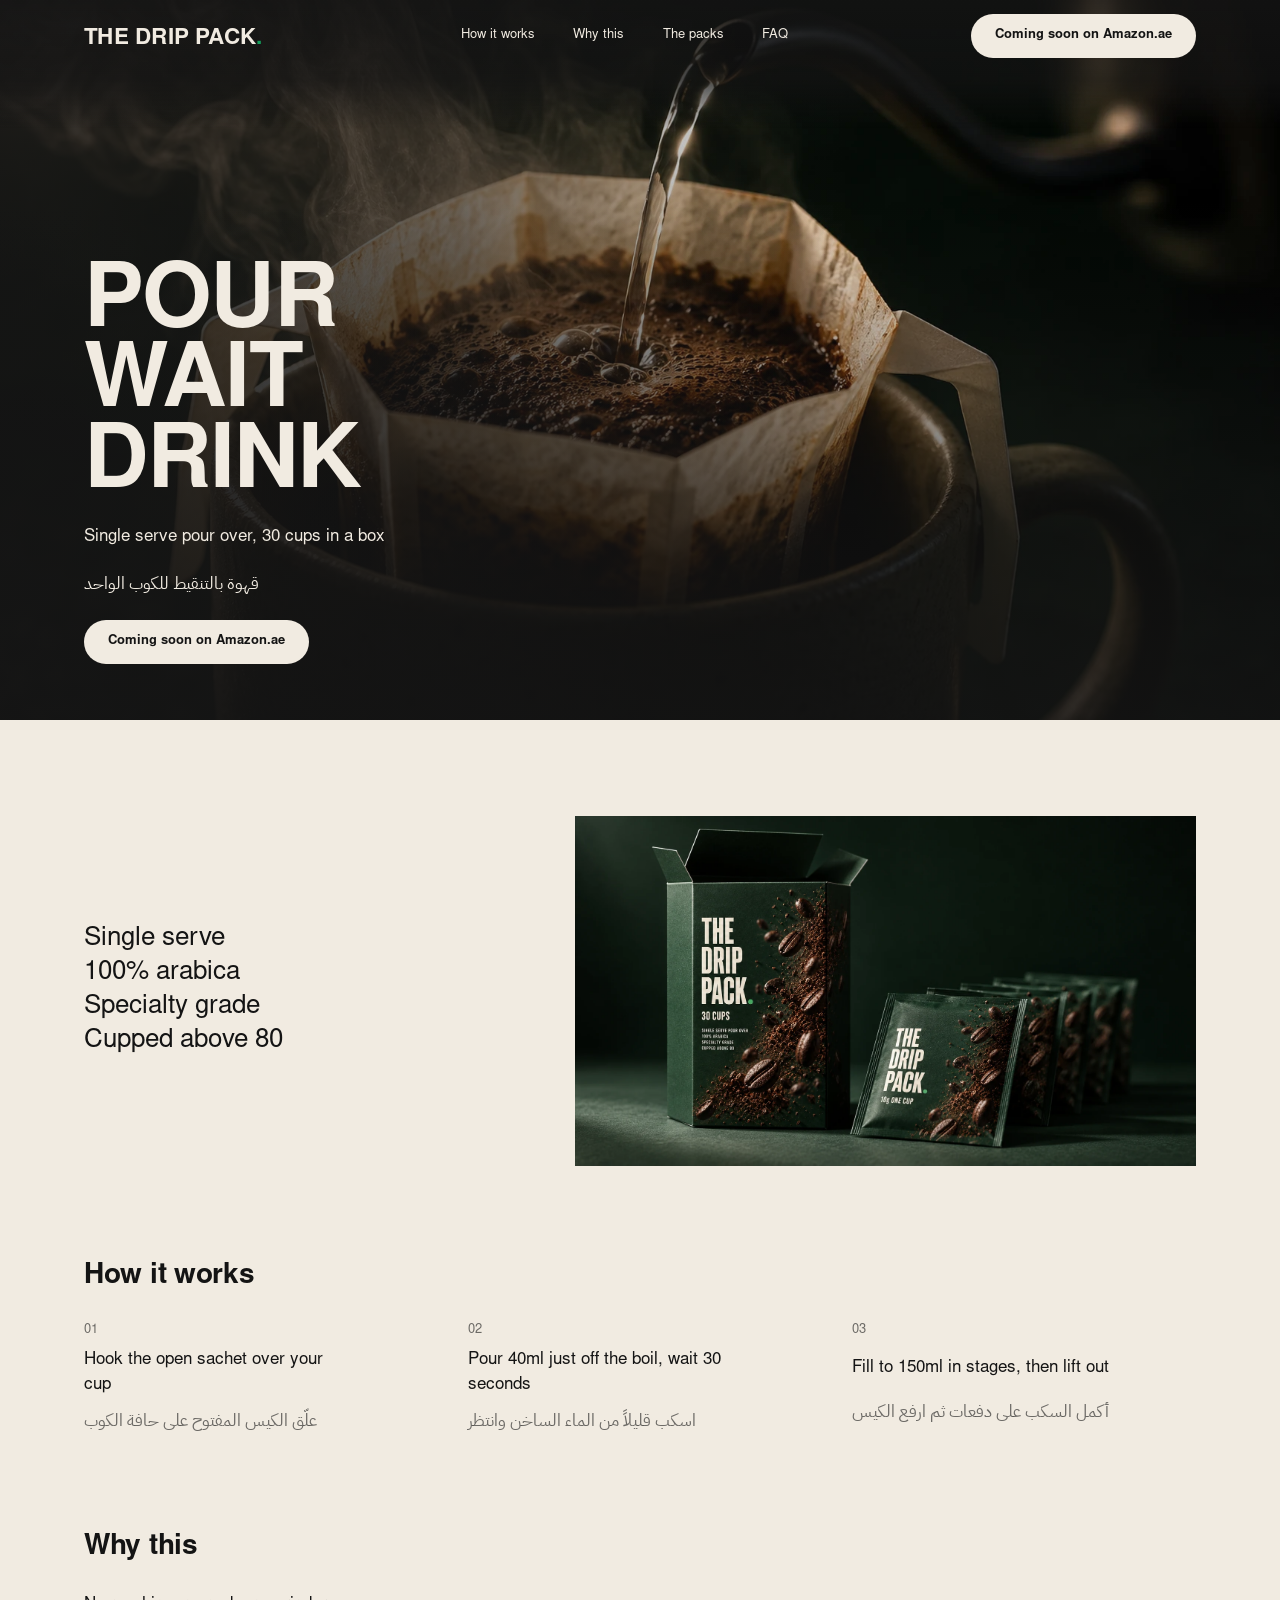
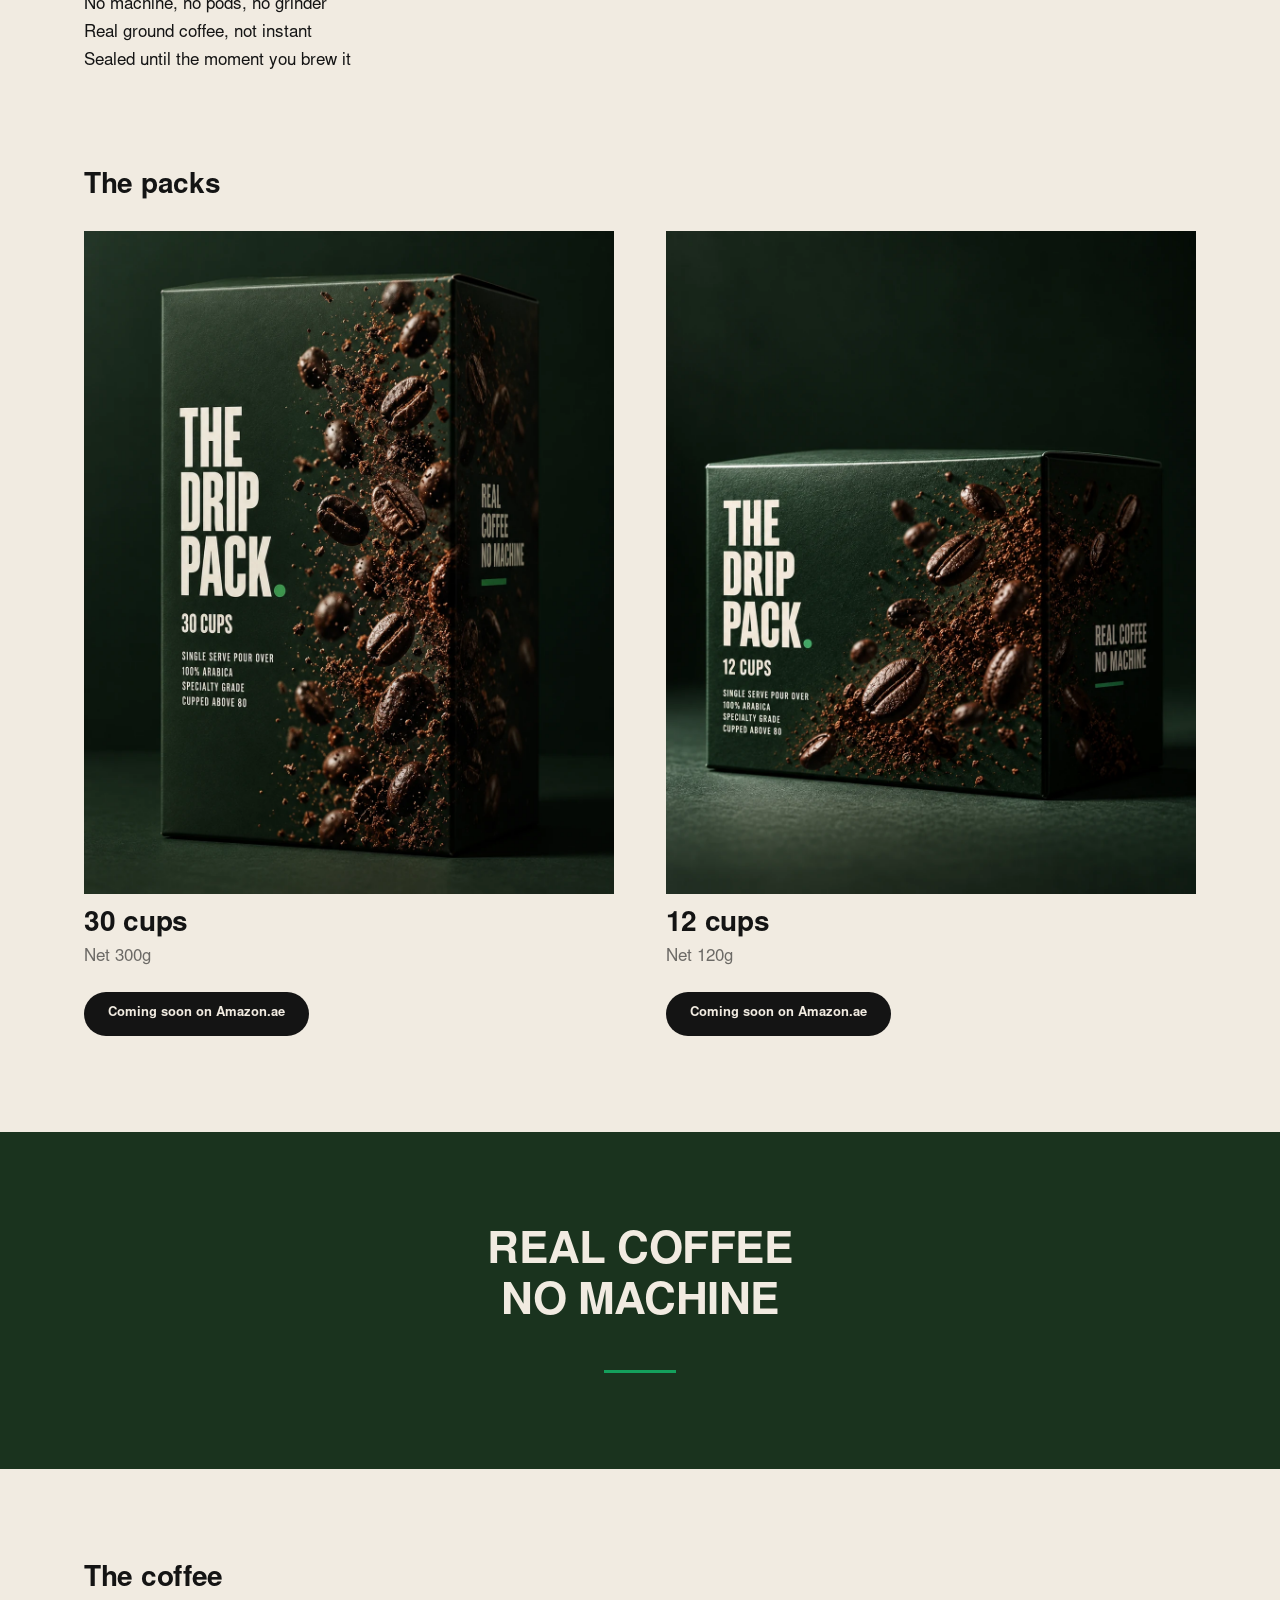
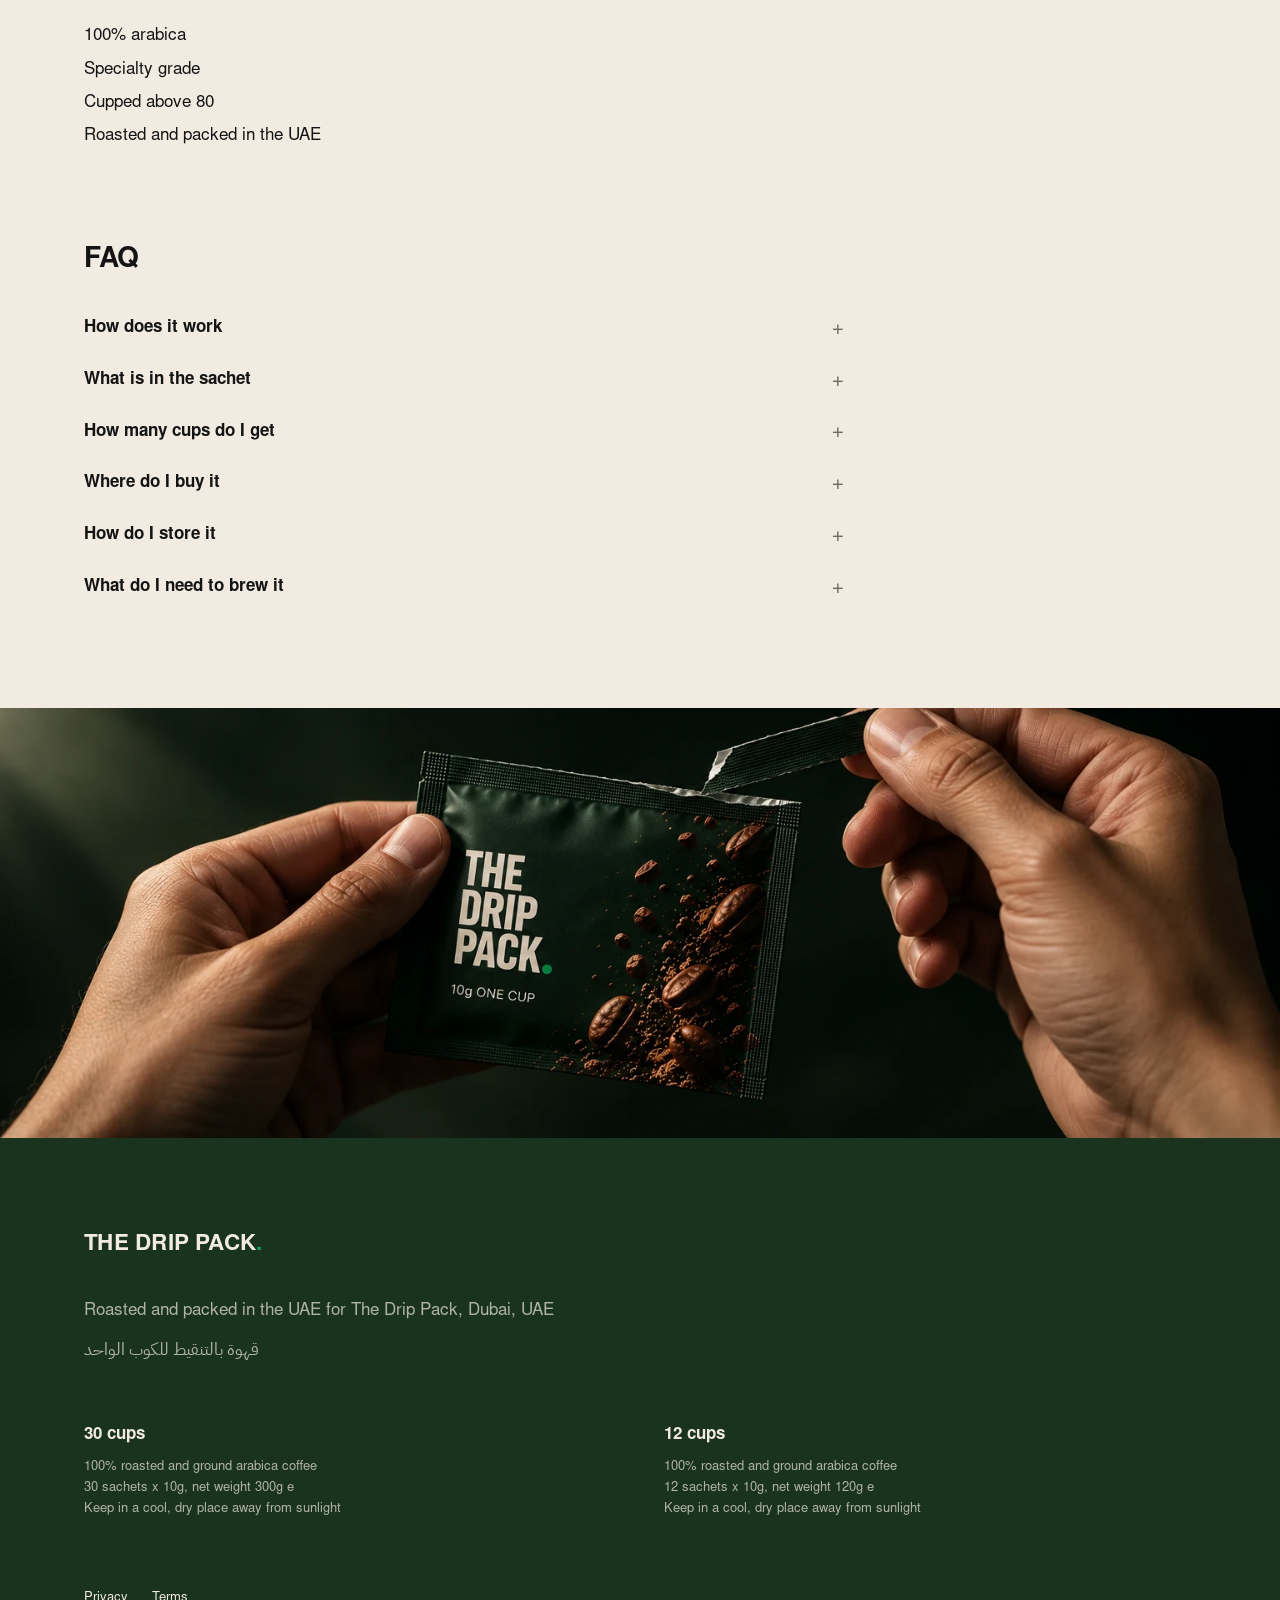
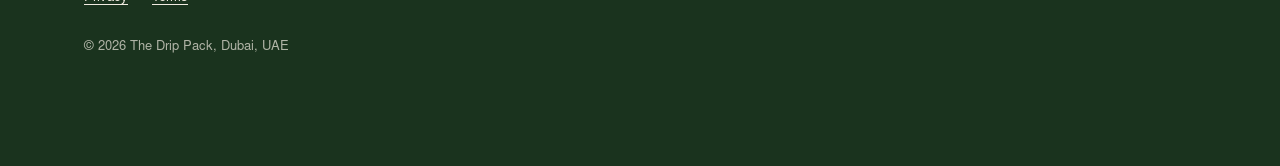
<file: index.html>
<!doctype html>
<html lang="en">
<head>
<meta charset="utf-8">
<meta name="viewport" content="width=device-width, initial-scale=1">

<title>The Drip Pack. Single serve pour over coffee, UAE</title>
<meta name="description" content="Single serve pour over coffee from The Drip Pack. 100% arabica, specialty grade, cupped above 80, roasted and packed in the UAE. 30 cups in a box, on Amazon.ae.">
<link rel="canonical" href="https://thedrippack.com">

<meta property="og:type" content="website">
<meta property="og:site_name" content="The Drip Pack">
<meta property="og:url" content="https://thedrippack.com">
<meta property="og:title" content="The Drip Pack. Single serve pour over coffee, UAE">
<meta property="og:description" content="Single serve pour over coffee from The Drip Pack. 100% arabica, specialty grade, cupped above 80, roasted and packed in the UAE. 30 cups in a box, on Amazon.ae.">
<meta property="og:image" content="https://thedrippack.com/images/og.png">
<meta property="og:image:width" content="1200">
<meta property="og:image:height" content="630">
<meta property="og:image:alt" content="The Drip Pack stacked logo in bone on a deep green ground">
<meta property="og:locale" content="en_GB">
<meta name="twitter:card" content="summary_large_image">
<meta name="twitter:title" content="The Drip Pack. Single serve pour over coffee, UAE">
<meta name="twitter:description" content="Single serve pour over coffee from The Drip Pack. 100% arabica, specialty grade, cupped above 80, roasted and packed in the UAE. 30 cups in a box, on Amazon.ae.">
<meta name="twitter:image" content="https://thedrippack.com/images/og.png">
<meta name="twitter:image:alt" content="The Drip Pack stacked logo in bone on a deep green ground">

<meta name="theme-color" content="#1A331E">
<link rel="icon" href="favicon.svg" type="image/svg+xml">
<link rel="apple-touch-icon" href="apple-touch-icon.png">

<link rel="preload" href="fonts/NimbusSans-Regular.woff2" as="font" type="font/woff2" crossorigin>
<link rel="preload" href="fonts/NimbusSans-Bold.woff2" as="font" type="font/woff2" crossorigin>
<link rel="preload" href="images/brew-pour.webp" as="image" type="image/webp" fetchpriority="high">

<link rel="stylesheet" href="styles.css">

<script type="application/ld+json">
{
  "@context": "https://schema.org",
  "@type": "FAQPage",
  "mainEntity": [
    {
      "@type": "Question",
      "name": "How does it work",
      "acceptedAnswer": {
        "@type": "Answer",
        "text": "Hook the open sachet over your cup. Pour 40ml just off the boil and wait 30 seconds, then fill to 150ml in stages and lift the sachet out."
      }
    },
    {
      "@type": "Question",
      "name": "What is in the sachet",
      "acceptedAnswer": {
        "@type": "Answer",
        "text": "100% roasted and ground arabica coffee, 10g in every sachet."
      }
    },
    {
      "@type": "Question",
      "name": "How many cups do I get",
      "acceptedAnswer": {
        "@type": "Answer",
        "text": "30 cups in the box, 30 sachets x 10g, net weight 300g e. 12 cups in the trial, 12 sachets x 10g, net weight 120g e."
      }
    },
    {
      "@type": "Question",
      "name": "Where do I buy it",
      "acceptedAnswer": {
        "@type": "Answer",
        "text": "On Amazon.ae. Every buy button on this site goes to the listing."
      }
    },
    {
      "@type": "Question",
      "name": "How do I store it",
      "acceptedAnswer": {
        "@type": "Answer",
        "text": "Keep in a cool, dry place away from sunlight."
      }
    },
    {
      "@type": "Question",
      "name": "What do I need to brew it",
      "acceptedAnswer": {
        "@type": "Answer",
        "text": "A cup and hot water."
      }
    }
  ]
}
</script>
</head>
<body>

<a class="skip-link" href="#main">Skip to content</a>

<header class="nav" id="nav">
  <div class="nav__inner">

    <a class="nav__logo" href="#top" aria-label="The Drip Pack, back to top">
      <svg class="logo logo--line" viewBox="0 0 323 29" role="img" aria-label="The Drip Pack" focusable="false">
        <text x="0" y="29" textLength="323" lengthAdjust="spacingAndGlyphs">THE DRIP PACK<tspan class="logo__stop">.</tspan></text>
      </svg>
    </a>

    <nav class="nav__links" aria-label="Primary">
      <a href="#how">How it works</a>
      <a href="#why">Why this</a>
      <a href="#packs">The packs</a>
      <a href="#faq">FAQ</a>
    </nav>

    <div class="nav__cta">
      <button type="button" class="btn btn--sm" data-amazon="hero" aria-disabled="true">Coming soon on Amazon.ae</button>
    </div>

    <button type="button" class="nav__toggle" id="navToggle" aria-expanded="false" aria-controls="navSheet">
      <span class="nav__toggle-bars" aria-hidden="true"><span></span><span></span></span>
      <span class="visually-hidden">Menu</span>
    </button>

  </div>

  <div class="sheet" id="navSheet" hidden>
    <nav class="sheet__links" aria-label="Mobile">
      <a href="#how">How it works</a>
      <a href="#why">Why this</a>
      <a href="#packs">The packs</a>
      <a href="#faq">FAQ</a>
    </nav>
    <button type="button" class="btn" data-amazon="hero" aria-disabled="true">Coming soon on Amazon.ae</button>
  </div>
</header>

<main id="main">

  <!-- 1. Hero. The photograph is the section. The type sits over its lower left
       corner, held by a gradient that reaches only that corner. -->
  <section class="hero" id="top">

    <img class="hero__img" src="images/brew-pour.webp" width="1672" height="941"
         fetchpriority="high" decoding="async"
         alt="Hot water pouring from a gooseneck kettle into an unbranded paper filter hooked over a mug, steam rising">

    <span class="hero__veil" aria-hidden="true"></span>

    <div class="wrap hero__inner">
      <h1 class="hero__headline">POUR WAIT DRINK</h1>
      <p class="hero__sub" data-rise="2">Single serve pour over, 30 cups in a box</p>
      <p class="hero__arabic" lang="ar" dir="rtl" data-rise="3">قهوة بالتنقيط للكوب الواحد</p>
      <div class="hero__actions" data-rise="4">
        <button type="button" class="btn" data-amazon="hero" aria-disabled="true">Coming soon on Amazon.ae</button>
      </div>
    </div>

  </section>

  <!-- 2. The claims and the pack. One block, not two. At 900 and up the four
       claims hold the left column and the photograph holds the right, centred
       against each other so the claims sit at the optical middle of the frame.
       Below 900 they stack, claims first, both full width.

       Every image below the hero carries fetchpriority="low" as well as
       loading="lazy". An image led page puts three large photographs close
       enough to the fold that Chrome's lazy threshold fetches them anyway, and
       without the hint they compete with the hero for the same connection and
       cost the mobile score five points. Nothing is cut, they simply queue
       behind the one image that decides the largest contentful paint. -->
  <section class="intro" aria-label="Product claims">
    <div class="wrap intro__inner">

      <ul class="claims">
        <li>Single serve</li>
        <li>100% arabica</li>
        <li>Specialty grade</li>
        <li>Cupped above 80</li>
      </ul>

      <figure class="feature intro__media">
        <img class="feature__img feature__img--wide" src="images/pack-open.webp" width="1672" height="941"
             loading="lazy" fetchpriority="low" decoding="async"
             alt="The open 30 cup carton of The Drip Pack with a row of branded sachets fanned beside it">
      </figure>

    </div>
  </section>

  <!-- 3. How it works. The label sits above the steps. Its photograph now sits
       beside the claims above, so this section leads with the label. -->
  <section class="section" id="how">
    <div class="wrap">
      <h2 class="section__label">How it works</h2>
      <ol class="steps">
        <li class="step">
          <span class="step__n" aria-hidden="true">01</span>
          <p class="step__en">Hook the open sachet over your cup</p>
          <p class="step__ar" lang="ar" dir="rtl">علّق الكيس المفتوح على حافة الكوب</p>
        </li>
        <li class="step">
          <span class="step__n" aria-hidden="true">02</span>
          <p class="step__en">Pour 40ml just off the boil, wait 30 seconds</p>
          <p class="step__ar" lang="ar" dir="rtl">اسكب قليلاً من الماء الساخن وانتظر</p>
        </li>
        <li class="step">
          <span class="step__n" aria-hidden="true">03</span>
          <p class="step__en">Fill to 150ml in stages, then lift out</p>
          <p class="step__ar" lang="ar" dir="rtl">أكمل السكب على دفعات ثم ارفع الكيس</p>
        </li>
      </ol>
    </div>
  </section>

  <!-- 3. Why this. Type only. The one quiet moment in the page. -->
  <section class="section" id="why">
    <div class="wrap wrap--narrow">
      <h2 class="section__label">Why this</h2>
      <ul class="why">
        <li>No machine, no pods, no grinder</li>
        <li>Real ground coffee, not instant</li>
        <li>Sealed until the moment you brew it</li>
      </ul>
    </div>
  </section>

  <!-- 4. The packs. Two tiles. The photograph fills each tile with nothing
       around it. The 12 cup carton sits smaller in its frame by design. -->
  <section class="section" id="packs">
    <div class="wrap">
      <h2 class="section__label">The packs</h2>
    </div>

    <div class="wrap packs">

      <article class="pack">
        <figure class="feature">
          <img class="feature__img feature__img--tall" src="images/hero-pack.webp" width="1122" height="1402"
               loading="lazy" fetchpriority="low" decoding="async"
               alt="The 30 cup carton of The Drip Pack lit hard from the left on a deep green ground, roasted beans and grounds scattered across its face">
        </figure>
        <div class="pack__body">
          <h3 class="pack__title">30 cups</h3>
          <p class="pack__line">Net 300g</p>
          <button type="button" class="btn" data-amazon="hero" aria-disabled="true">Coming soon on Amazon.ae</button>
        </div>
      </article>

      <article class="pack">
        <figure class="feature">
          <img class="feature__img feature__img--tall" src="images/pack-12.webp" width="1122" height="1402"
               loading="lazy" fetchpriority="low" decoding="async"
               alt="The squat 12 cup carton of The Drip Pack on a deep green ground, lit hard from one side">
        </figure>
        <div class="pack__body">
          <h3 class="pack__title">12 cups</h3>
          <p class="pack__line">Net 120g</p>
          <button type="button" class="btn" data-amazon="trial" aria-disabled="true">Coming soon on Amazon.ae</button>
        </div>
      </article>

    </div>
  </section>

  <!-- 5. Statement. Pack Green, full bleed. The photographs are the same green,
       so the band reads as continuous with them rather than as a stripe. -->
  <section class="statement ground--green">
    <div class="wrap">
      <h2 class="statement__line"><span>REAL COFFEE</span> <span>NO MACHINE</span></h2>
      <span class="statement__rule" aria-hidden="true"></span>
    </div>
  </section>

  <!-- 6. The coffee. Type only, four approved claims. -->
  <section class="section" id="coffee">
    <div class="wrap wrap--narrow">
      <h2 class="section__label">The coffee</h2>
      <ul class="facts">
        <li>100% arabica</li>
        <li>Specialty grade</li>
        <li>Cupped above 80</li>
        <li>Roasted and packed in the UAE</li>
      </ul>
    </div>
  </section>

  <!-- 7. FAQ. Questions at body size in Bold, answers in Regular, no rules. -->
  <section class="section" id="faq">
    <div class="wrap wrap--narrow">
      <h2 class="section__label">FAQ</h2>

      <div class="faq">
        <details class="faq__item">
          <summary><h3>How does it work</h3></summary>
          <p>Hook the open sachet over your cup. Pour 40ml just off the boil and wait 30 seconds, then fill to 150ml in stages and lift the sachet out.</p>
        </details>

        <details class="faq__item">
          <summary><h3>What is in the sachet</h3></summary>
          <p>100% roasted and ground arabica coffee, 10g in every sachet.</p>
        </details>

        <details class="faq__item">
          <summary><h3>How many cups do I get</h3></summary>
          <p>30 cups in the box, 30 sachets x 10g, net weight 300g e. 12 cups in the trial, 12 sachets x 10g, net weight 120g e.</p>
        </details>

        <details class="faq__item">
          <summary><h3>Where do I buy it</h3></summary>
          <p>On Amazon.ae. Every buy button on this site goes to the listing.</p>
        </details>

        <details class="faq__item">
          <summary><h3>How do I store it</h3></summary>
          <p>Keep in a cool, dry place away from sunlight.</p>
        </details>

        <details class="faq__item">
          <summary><h3>What do I need to brew it</h3></summary>
          <p>A cup and hot water.</p>
        </details>
      </div>
    </div>
  </section>

  <!-- The closing block. The photograph runs full bleed straight into the green
       footer with no gap, so the dark image and the dark footer read as one
       ending rather than as a section followed by a footer. Nothing else in it:
       no heading, no caption, no copy. -->
  <section class="closing">
    <figure class="feature closing__media">
      <img class="closing__img" src="images/sachet-in-hand.webp" width="1536" height="516"
           loading="lazy" fetchpriority="low" decoding="async"
           alt="Two hands tearing open a single sealed Drip Pack sachet, lit hard from the left against a dark green background">
    </figure>
  </section>

</main>

<footer class="foot ground--green">
  <div class="wrap">

    <a class="foot__logo" href="#top" aria-label="The Drip Pack, back to top">
      <svg class="logo logo--line" viewBox="0 0 323 29" role="img" aria-label="The Drip Pack" focusable="false">
        <text x="0" y="29" textLength="323" lengthAdjust="spacingAndGlyphs">THE DRIP PACK<tspan class="logo__stop">.</tspan></text>
      </svg>
    </a>

    <p class="foot__origin">Roasted and packed in the UAE for The Drip Pack, Dubai, UAE</p>
    <p class="foot__arabic" lang="ar" dir="rtl">قهوة بالتنقيط للكوب الواحد</p>

    <div class="foot__contents">
      <div class="foot__col">
        <h2 class="foot__h">30 cups</h2>
        <p>100% roasted and ground arabica coffee</p>
        <p>30 sachets x 10g, net weight 300g e</p>
        <p>Keep in a cool, dry place away from sunlight</p>
      </div>
      <div class="foot__col">
        <h2 class="foot__h">12 cups</h2>
        <p>100% roasted and ground arabica coffee</p>
        <p>12 sachets x 10g, net weight 120g e</p>
        <p>Keep in a cool, dry place away from sunlight</p>
      </div>
    </div>

    <div class="foot__end">
      <p class="foot__legal">
        <a href="privacy.html">Privacy</a>
        <a href="terms.html">Terms</a>
      </p>
      <p class="foot__copy">&copy; <span id="year">2026</span> The Drip Pack, Dubai, UAE</p>
    </div>

  </div>
</footer>

<script src="script.js" defer></script>

<!-- Cloudflare Web Analytics. Cookieless, so no consent banner is required, which
     is why it was chosen over Google Analytics. See section 15 of SPEC.md and the
     Cookies section of privacy.html.

     The token is inline here rather than referenced from a constant in script.js.
     Cloudflare publish this snippet as type="module", and document.currentScript
     is null inside a module, so the beacon has to find its own tag by DOM query.
     Injecting the tag from script.js would depend on that unverifiable internal
     detail and would fail silently if it ever changed. The token is a permanent
     per site value, so the four copies carry no practical drift risk. -->
<script type="module" src="https://static.cloudflareinsights.com/beacon.min.js" data-cf-beacon='{"token": "09fedf67402a4050bbb4bf32d1588b5b"}'></script>

</body>
</html>
</file>
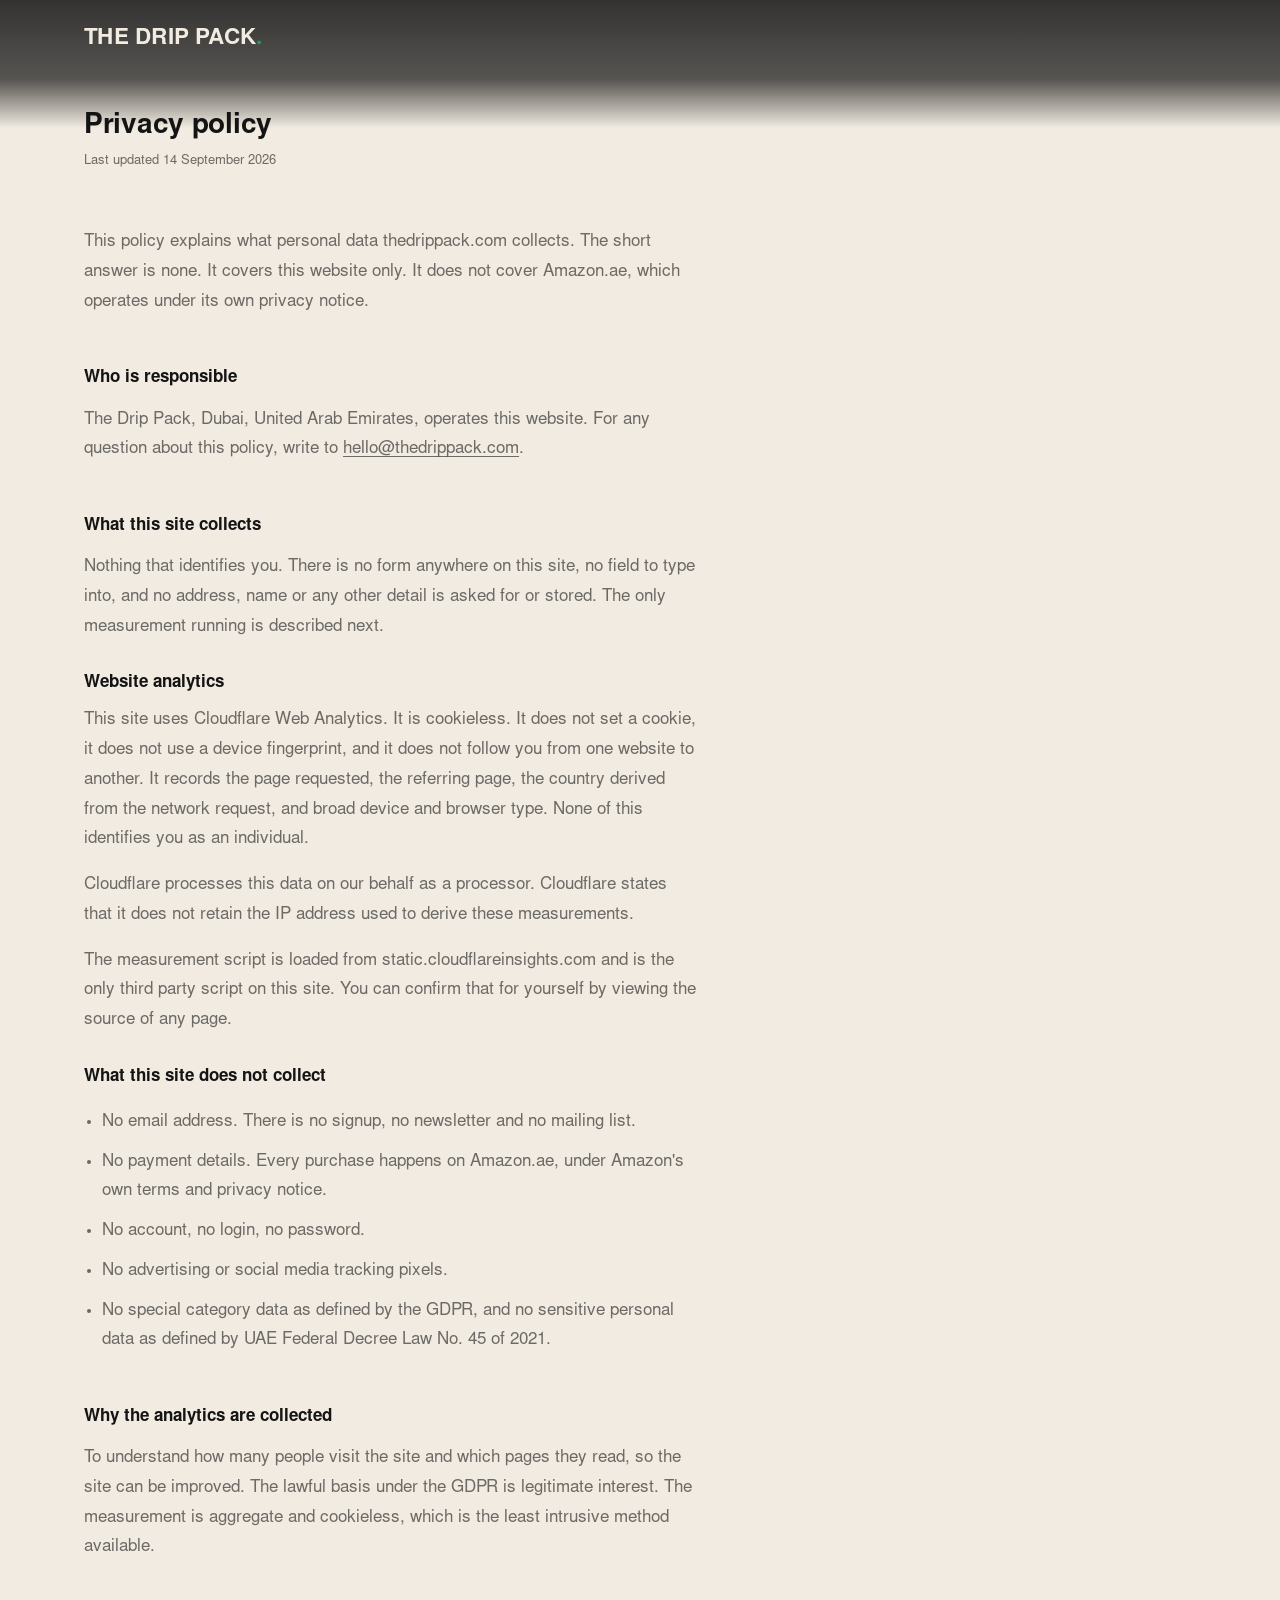
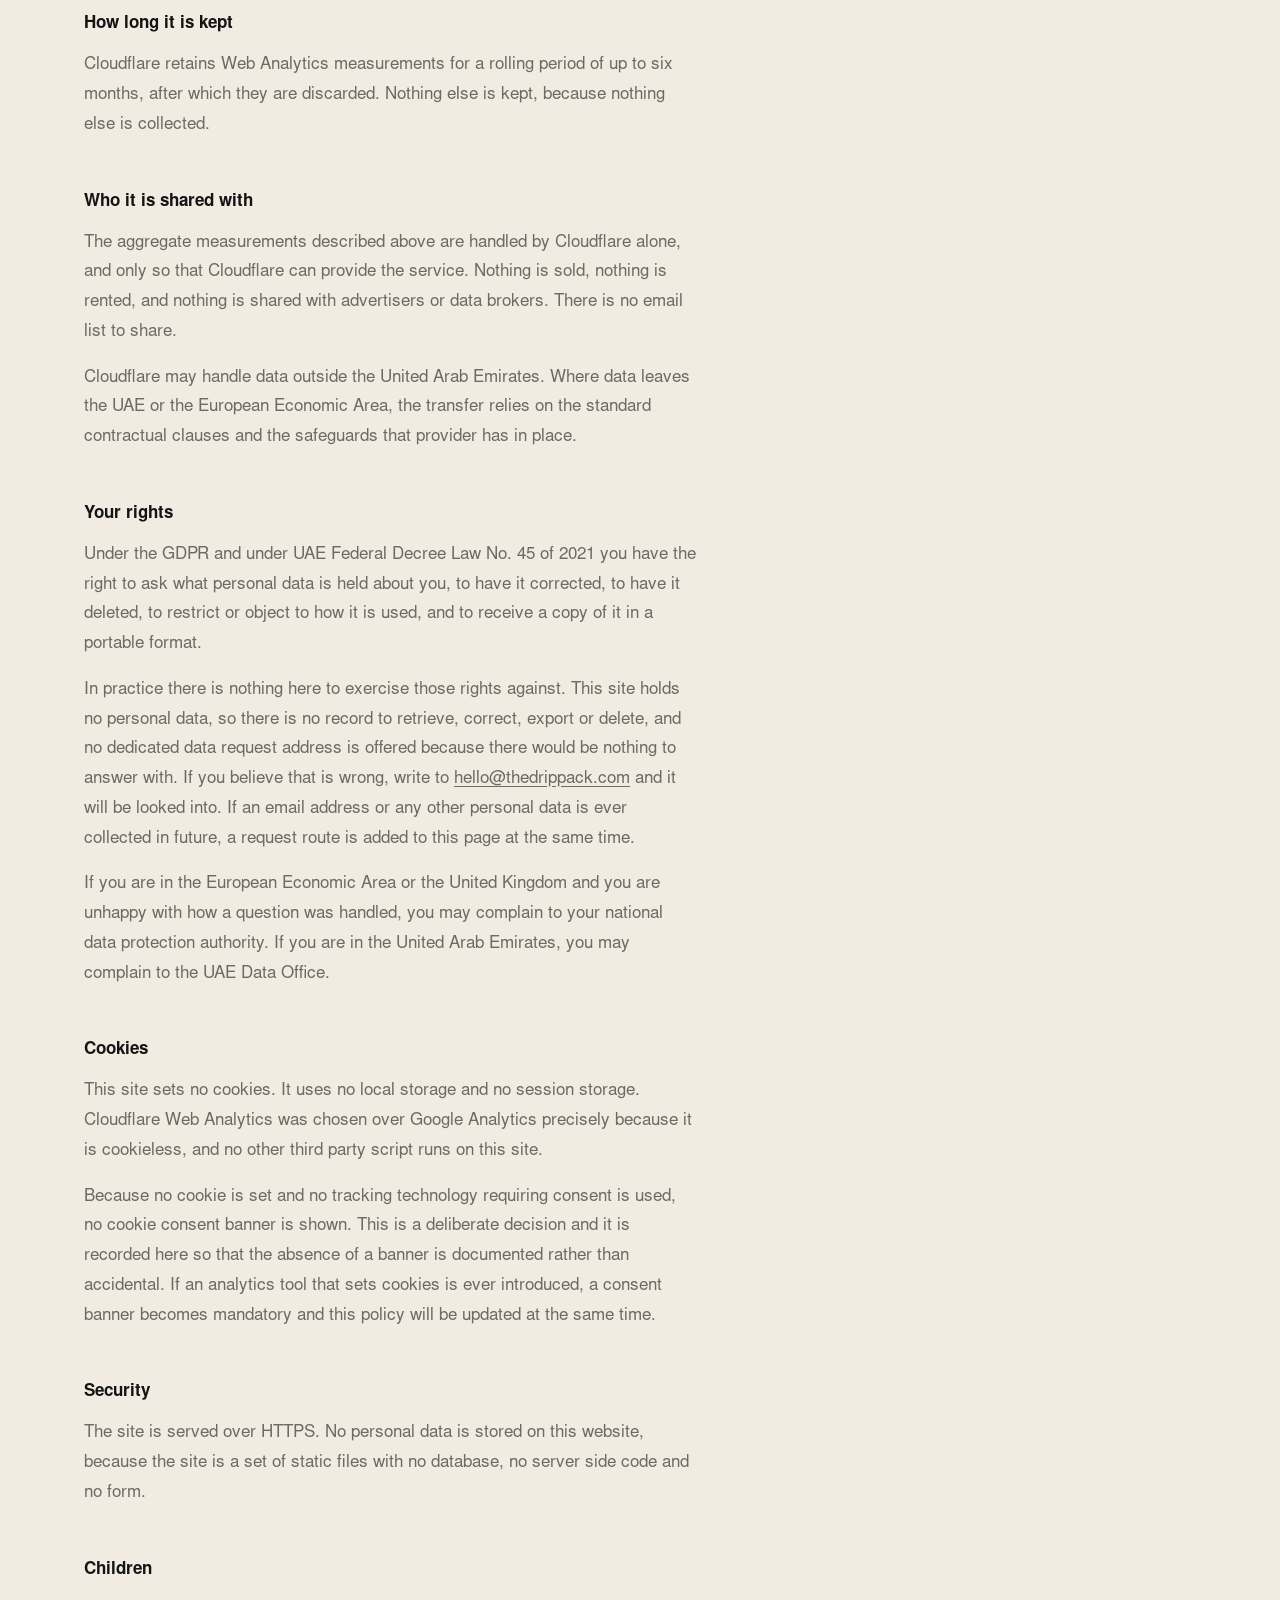
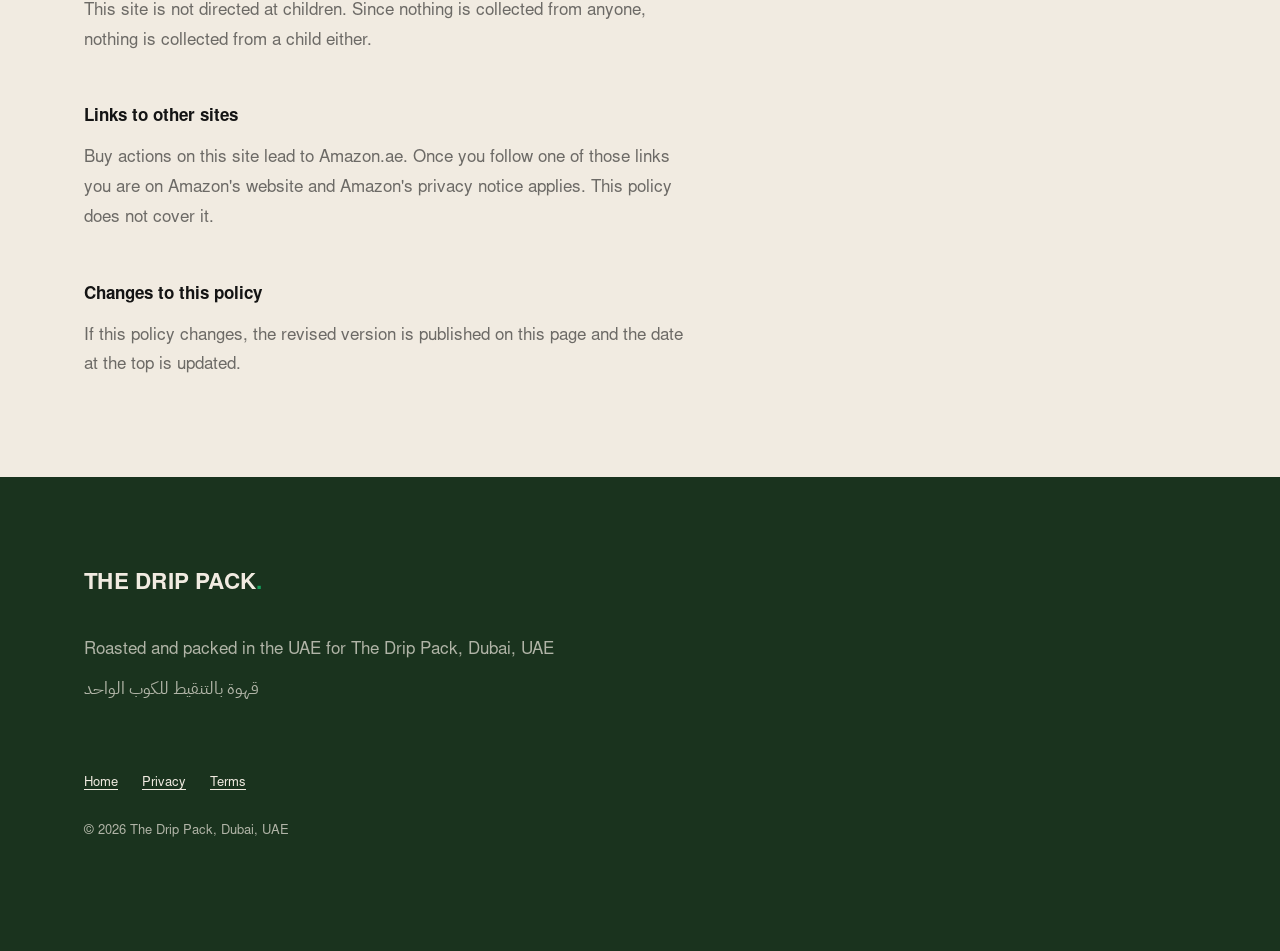
<file: privacy.html>
<!doctype html>
<html lang="en">
<head>
<meta charset="utf-8">
<meta name="viewport" content="width=device-width, initial-scale=1">

<title>Privacy policy. The Drip Pack</title>
<meta name="description" content="What The Drip Pack collects, which is nothing. No form, no email address, no cookies, and cookieless Cloudflare Web Analytics as the only third party script on the site.">
<link rel="canonical" href="https://thedrippack.com/privacy.html">

<meta property="og:type" content="website">
<meta property="og:site_name" content="The Drip Pack">
<meta property="og:url" content="https://thedrippack.com/privacy.html">
<meta property="og:title" content="Privacy policy. The Drip Pack">
<meta property="og:description" content="What The Drip Pack collects, which is nothing. No form, no email address, no cookies, and cookieless Cloudflare Web Analytics as the only third party script on the site.">
<meta property="og:image" content="https://thedrippack.com/images/og.png">
<meta property="og:image:width" content="1200">
<meta property="og:image:height" content="630">
<meta property="og:image:alt" content="The Drip Pack stacked logo in bone on a deep green ground">
<meta property="og:locale" content="en_GB">
<meta name="twitter:card" content="summary_large_image">
<meta name="twitter:title" content="Privacy policy. The Drip Pack">
<meta name="twitter:description" content="What The Drip Pack collects, which is nothing. No form, no email address, no cookies, and cookieless Cloudflare Web Analytics as the only third party script on the site.">
<meta name="twitter:image" content="https://thedrippack.com/images/og.png">
<meta name="twitter:image:alt" content="The Drip Pack stacked logo in bone on a deep green ground">

<meta name="theme-color" content="#1A331E">
<link rel="icon" href="favicon.svg" type="image/svg+xml">
<link rel="apple-touch-icon" href="apple-touch-icon.png">

<link rel="preload" href="fonts/NimbusSans-Regular.woff2" as="font" type="font/woff2" crossorigin>
<link rel="preload" href="fonts/NimbusSans-Bold.woff2" as="font" type="font/woff2" crossorigin>

<link rel="stylesheet" href="styles.css">
</head>
<body>

<a class="skip-link" href="#main">Skip to content</a>

<header class="nav is-stuck" id="nav">
  <div class="nav__inner">
    <a class="nav__logo" href="index.html" aria-label="The Drip Pack, home">
      <svg class="logo logo--line" viewBox="0 0 323 29" role="img" aria-label="The Drip Pack" focusable="false">
        <text x="0" y="29" textLength="323" lengthAdjust="spacingAndGlyphs">THE DRIP PACK<tspan class="logo__stop">.</tspan></text>
      </svg>
    </a>
  </div>
</header>

<main id="main" class="page">
  <div class="wrap">

    <h1 class="page__title">Privacy policy</h1>
    <p class="page__meta">Last updated 14 September 2026</p>

    <div class="prose">

      <p>This policy explains what personal data thedrippack.com collects. The short answer is none. It covers this website only. It does not cover Amazon.ae, which operates under its own privacy notice.</p>

      <h2>Who is responsible</h2>
      <p>The Drip Pack, Dubai, United Arab Emirates, operates this website. For any question about this policy, write to <a href="mailto:hello@thedrippack.com">hello@thedrippack.com</a>.</p>

      <h2>What this site collects</h2>
      <p>Nothing that identifies you. There is no form anywhere on this site, no field to type into, and no address, name or any other detail is asked for or stored. The only measurement running is described next.</p>

      <h3>Website analytics</h3>
      <p>This site uses Cloudflare Web Analytics. It is cookieless. It does not set a cookie, it does not use a device fingerprint, and it does not follow you from one website to another. It records the page requested, the referring page, the country derived from the network request, and broad device and browser type. None of this identifies you as an individual.</p>
      <p>Cloudflare processes this data on our behalf as a processor. Cloudflare states that it does not retain the IP address used to derive these measurements.</p>
      <p>The measurement script is loaded from static.cloudflareinsights.com and is the only third party script on this site. You can confirm that for yourself by viewing the source of any page.</p>

      <h3>What this site does not collect</h3>
      <ul>
        <li>No email address. There is no signup, no newsletter and no mailing list.</li>
        <li>No payment details. Every purchase happens on Amazon.ae, under Amazon's own terms and privacy notice.</li>
        <li>No account, no login, no password.</li>
        <li>No advertising or social media tracking pixels.</li>
        <li>No special category data as defined by the GDPR, and no sensitive personal data as defined by UAE Federal Decree Law No. 45 of 2021.</li>
      </ul>

      <h2>Why the analytics are collected</h2>
      <p>To understand how many people visit the site and which pages they read, so the site can be improved. The lawful basis under the GDPR is legitimate interest. The measurement is aggregate and cookieless, which is the least intrusive method available.</p>

      <h2>How long it is kept</h2>
      <p>Cloudflare retains Web Analytics measurements for a rolling period of up to six months, after which they are discarded. Nothing else is kept, because nothing else is collected.</p>

      <h2>Who it is shared with</h2>
      <p>The aggregate measurements described above are handled by Cloudflare alone, and only so that Cloudflare can provide the service. Nothing is sold, nothing is rented, and nothing is shared with advertisers or data brokers. There is no email list to share.</p>
      <p>Cloudflare may handle data outside the United Arab Emirates. Where data leaves the UAE or the European Economic Area, the transfer relies on the standard contractual clauses and the safeguards that provider has in place.</p>

      <h2>Your rights</h2>
      <p>Under the GDPR and under UAE Federal Decree Law No. 45 of 2021 you have the right to ask what personal data is held about you, to have it corrected, to have it deleted, to restrict or object to how it is used, and to receive a copy of it in a portable format.</p>
      <p>In practice there is nothing here to exercise those rights against. This site holds no personal data, so there is no record to retrieve, correct, export or delete, and no dedicated data request address is offered because there would be nothing to answer with. If you believe that is wrong, write to <a href="mailto:hello@thedrippack.com">hello@thedrippack.com</a> and it will be looked into. If an email address or any other personal data is ever collected in future, a request route is added to this page at the same time.</p>
      <p>If you are in the European Economic Area or the United Kingdom and you are unhappy with how a question was handled, you may complain to your national data protection authority. If you are in the United Arab Emirates, you may complain to the UAE Data Office.</p>

      <h2>Cookies</h2>
      <p>This site sets no cookies. It uses no local storage and no session storage. Cloudflare Web Analytics was chosen over Google Analytics precisely because it is cookieless, and no other third party script runs on this site.</p>
      <p>Because no cookie is set and no tracking technology requiring consent is used, no cookie consent banner is shown. This is a deliberate decision and it is recorded here so that the absence of a banner is documented rather than accidental. If an analytics tool that sets cookies is ever introduced, a consent banner becomes mandatory and this policy will be updated at the same time.</p>

      <h2>Security</h2>
      <p>The site is served over HTTPS. No personal data is stored on this website, because the site is a set of static files with no database, no server side code and no form.</p>

      <h2>Children</h2>
      <p>This site is not directed at children. Since nothing is collected from anyone, nothing is collected from a child either.</p>

      <h2>Links to other sites</h2>
      <p>Buy actions on this site lead to Amazon.ae. Once you follow one of those links you are on Amazon's website and Amazon's privacy notice applies. This policy does not cover it.</p>

      <h2>Changes to this policy</h2>
      <p>If this policy changes, the revised version is published on this page and the date at the top is updated.</p>

    </div>
  </div>
</main>

<footer class="foot ground--green">
  <div class="wrap">

    <a class="foot__logo" href="index.html" aria-label="The Drip Pack, home">
      <svg class="logo logo--line" viewBox="0 0 323 29" role="img" aria-label="The Drip Pack" focusable="false">
        <text x="0" y="29" textLength="323" lengthAdjust="spacingAndGlyphs">THE DRIP PACK<tspan class="logo__stop">.</tspan></text>
      </svg>
    </a>

    <p class="foot__origin">Roasted and packed in the UAE for The Drip Pack, Dubai, UAE</p>
    <p class="foot__arabic" lang="ar" dir="rtl">قهوة بالتنقيط للكوب الواحد</p>

    <div class="foot__end">
      <p class="foot__legal">
        <a href="index.html">Home</a>
        <a href="privacy.html" aria-current="page">Privacy</a>
        <a href="terms.html">Terms</a>
      </p>
      <p class="foot__copy">&copy; <span id="year">2026</span> The Drip Pack, Dubai, UAE</p>
    </div>

  </div>
</footer>

<script src="script.js" defer></script>

<!-- Cloudflare Web Analytics. Cookieless, so no consent banner is required, which
     is why it was chosen over Google Analytics. See section 15 of SPEC.md and the
     Cookies section of privacy.html.

     The token is inline here rather than referenced from a constant in script.js.
     Cloudflare publish this snippet as type="module", and document.currentScript
     is null inside a module, so the beacon has to find its own tag by DOM query.
     Injecting the tag from script.js would depend on that unverifiable internal
     detail and would fail silently if it ever changed. The token is a permanent
     per site value, so the four copies carry no practical drift risk. -->
<script type="module" src="https://static.cloudflareinsights.com/beacon.min.js" data-cf-beacon='{"token": "09fedf67402a4050bbb4bf32d1588b5b"}'></script>

</body>
</html>
</file>
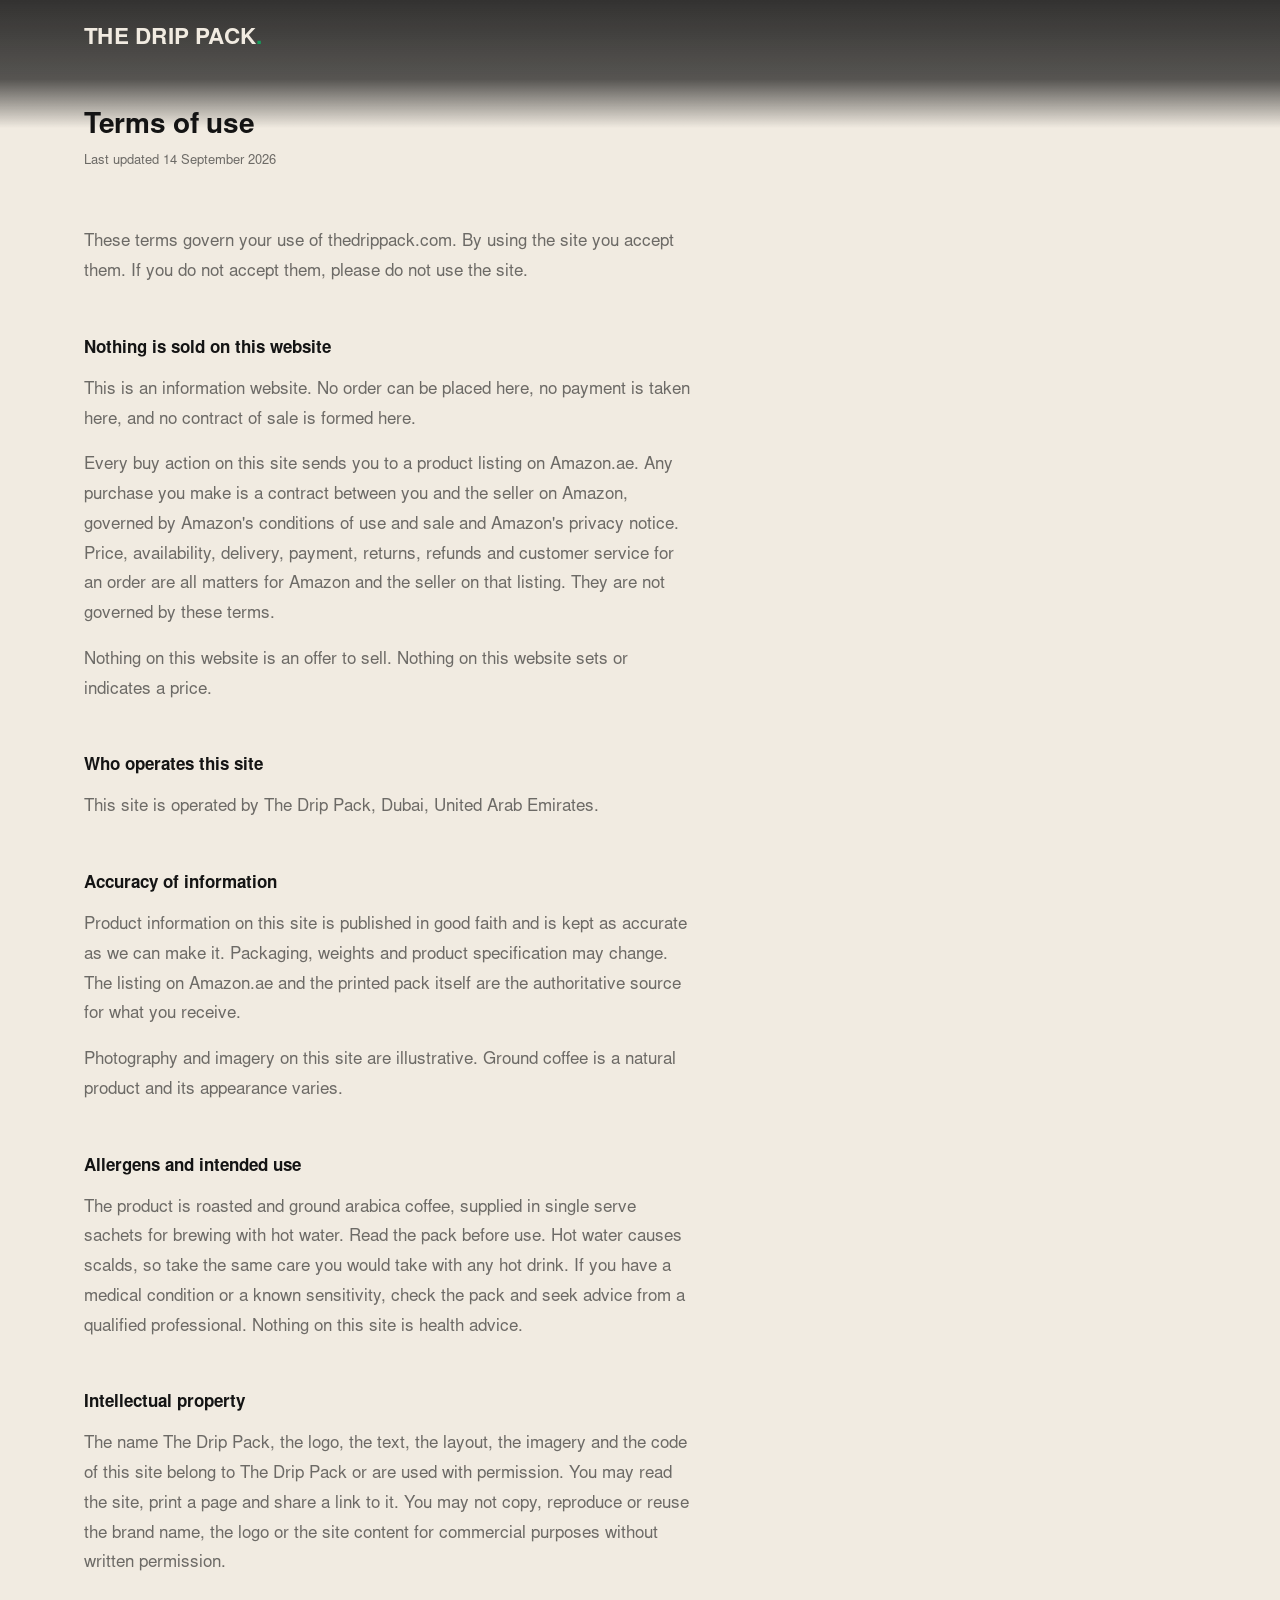
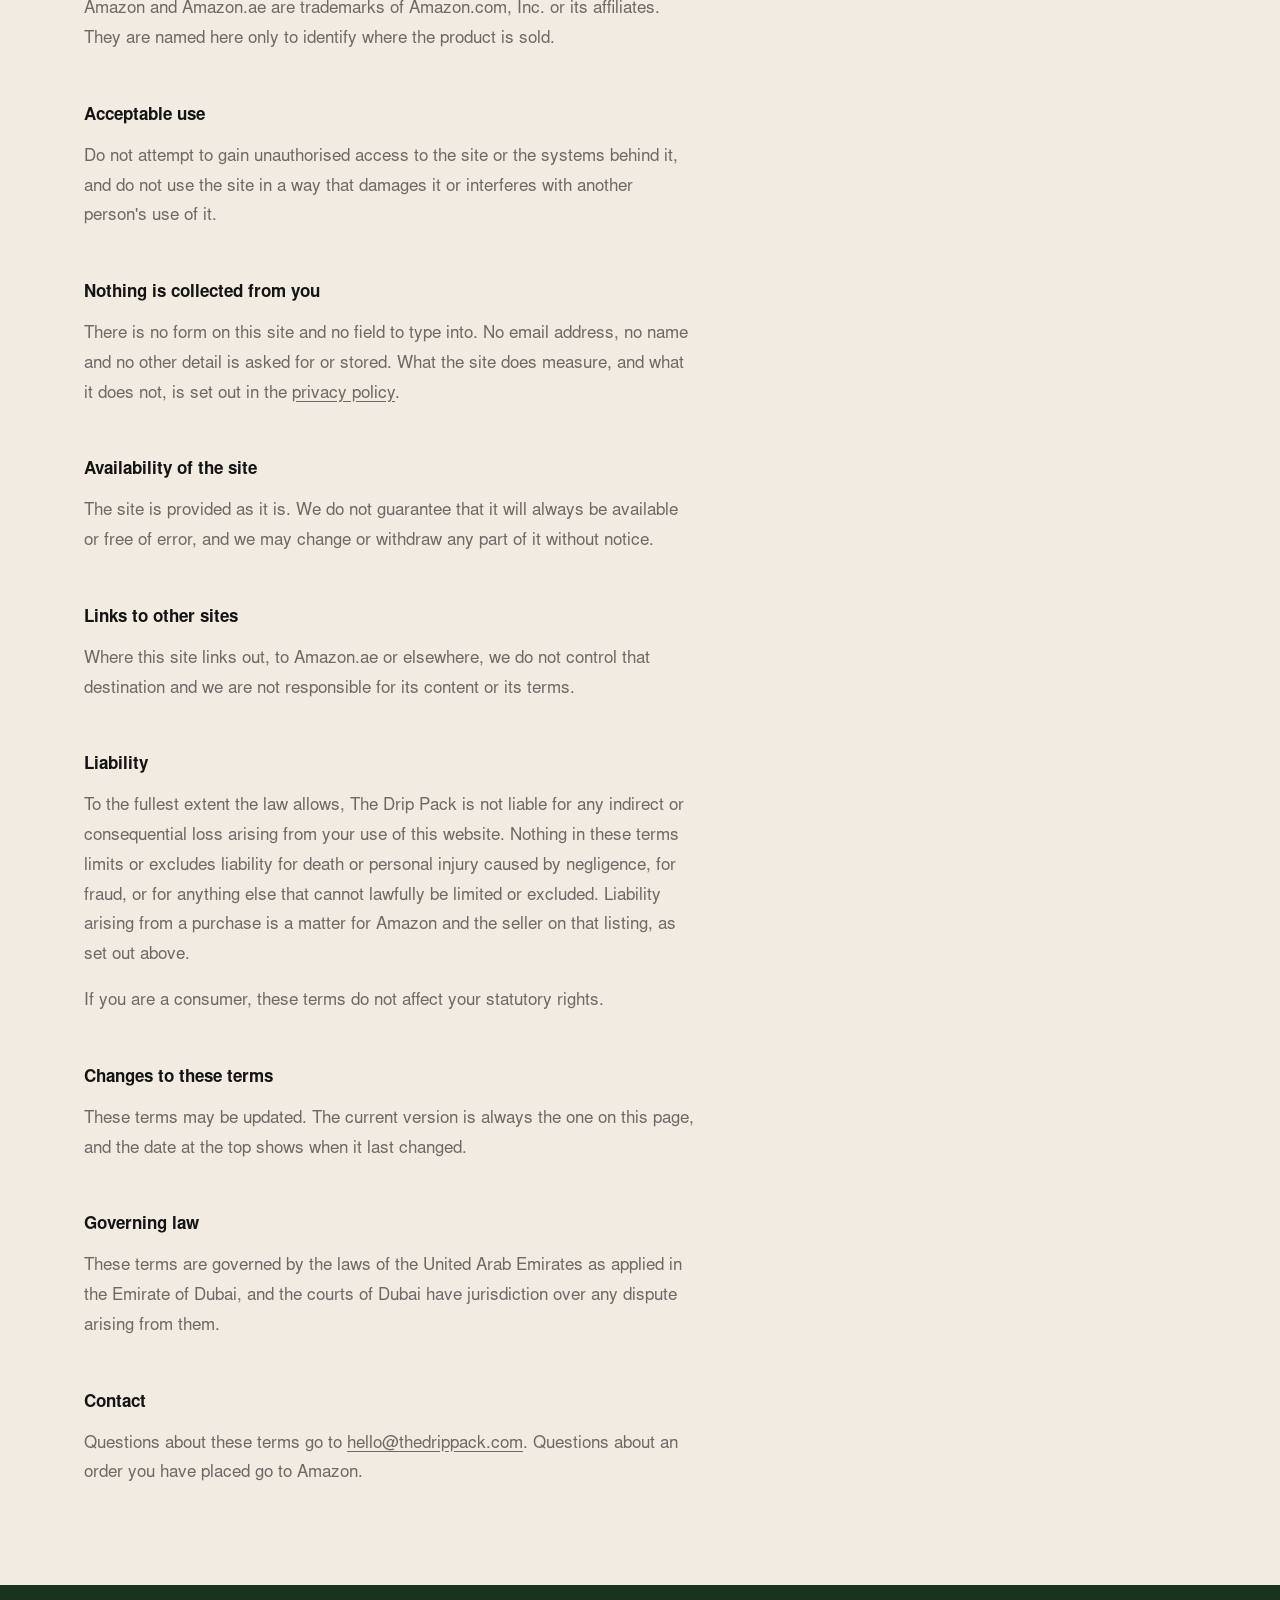
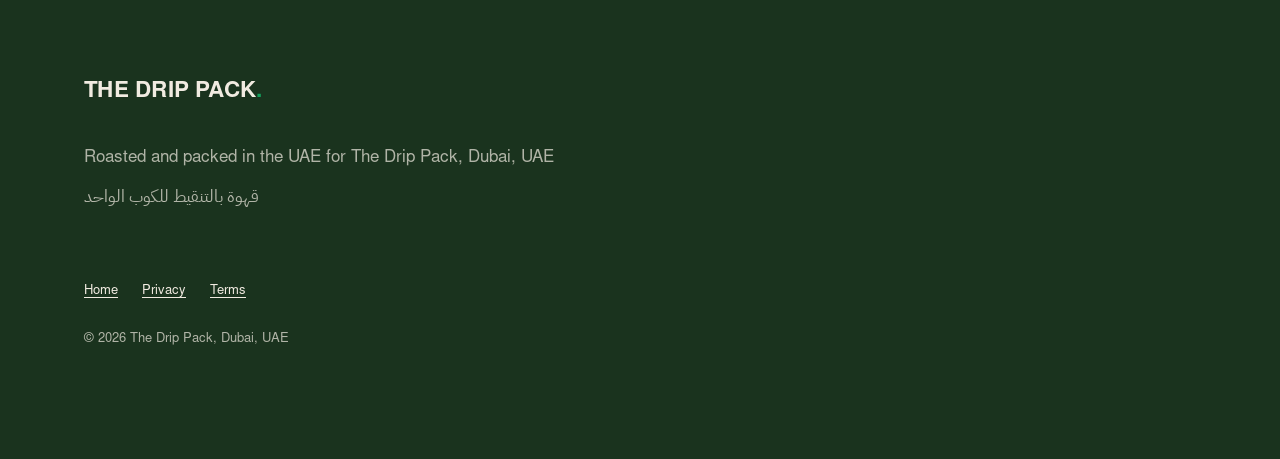
<file: terms.html>
<!doctype html>
<html lang="en">
<head>
<meta charset="utf-8">
<meta name="viewport" content="width=device-width, initial-scale=1">

<title>Terms of use. The Drip Pack</title>
<meta name="description" content="Terms of use for thedrippack.com. The site is information only. Purchases are made on Amazon.ae under Amazon's terms of sale, not here on this website.">
<link rel="canonical" href="https://thedrippack.com/terms.html">

<meta property="og:type" content="website">
<meta property="og:site_name" content="The Drip Pack">
<meta property="og:url" content="https://thedrippack.com/terms.html">
<meta property="og:title" content="Terms of use. The Drip Pack">
<meta property="og:description" content="Terms of use for thedrippack.com. The site is information only. Purchases are made on Amazon.ae under Amazon's terms of sale, not here on this website.">
<meta property="og:image" content="https://thedrippack.com/images/og.png">
<meta property="og:image:width" content="1200">
<meta property="og:image:height" content="630">
<meta property="og:image:alt" content="The Drip Pack stacked logo in bone on a deep green ground">
<meta property="og:locale" content="en_GB">
<meta name="twitter:card" content="summary_large_image">
<meta name="twitter:title" content="Terms of use. The Drip Pack">
<meta name="twitter:description" content="Terms of use for thedrippack.com. The site is information only. Purchases are made on Amazon.ae under Amazon's terms of sale, not here on this website.">
<meta name="twitter:image" content="https://thedrippack.com/images/og.png">
<meta name="twitter:image:alt" content="The Drip Pack stacked logo in bone on a deep green ground">

<meta name="theme-color" content="#1A331E">
<link rel="icon" href="favicon.svg" type="image/svg+xml">
<link rel="apple-touch-icon" href="apple-touch-icon.png">

<link rel="preload" href="fonts/NimbusSans-Regular.woff2" as="font" type="font/woff2" crossorigin>
<link rel="preload" href="fonts/NimbusSans-Bold.woff2" as="font" type="font/woff2" crossorigin>

<link rel="stylesheet" href="styles.css">
</head>
<body>

<a class="skip-link" href="#main">Skip to content</a>

<header class="nav is-stuck" id="nav">
  <div class="nav__inner">
    <a class="nav__logo" href="index.html" aria-label="The Drip Pack, home">
      <svg class="logo logo--line" viewBox="0 0 323 29" role="img" aria-label="The Drip Pack" focusable="false">
        <text x="0" y="29" textLength="323" lengthAdjust="spacingAndGlyphs">THE DRIP PACK<tspan class="logo__stop">.</tspan></text>
      </svg>
    </a>
  </div>
</header>

<main id="main" class="page">
  <div class="wrap">

    <h1 class="page__title">Terms of use</h1>
    <p class="page__meta">Last updated 14 September 2026</p>

    <div class="prose">

      <p>These terms govern your use of thedrippack.com. By using the site you accept them. If you do not accept them, please do not use the site.</p>

      <h2>Nothing is sold on this website</h2>
      <p>This is an information website. No order can be placed here, no payment is taken here, and no contract of sale is formed here.</p>
      <p>Every buy action on this site sends you to a product listing on Amazon.ae. Any purchase you make is a contract between you and the seller on Amazon, governed by Amazon's conditions of use and sale and Amazon's privacy notice. Price, availability, delivery, payment, returns, refunds and customer service for an order are all matters for Amazon and the seller on that listing. They are not governed by these terms.</p>
      <p>Nothing on this website is an offer to sell. Nothing on this website sets or indicates a price.</p>

      <h2>Who operates this site</h2>
      <p>This site is operated by The Drip Pack, Dubai, United Arab Emirates.</p>

      <h2>Accuracy of information</h2>
      <p>Product information on this site is published in good faith and is kept as accurate as we can make it. Packaging, weights and product specification may change. The listing on Amazon.ae and the printed pack itself are the authoritative source for what you receive.</p>
      <p>Photography and imagery on this site are illustrative. Ground coffee is a natural product and its appearance varies.</p>

      <h2>Allergens and intended use</h2>
      <p>The product is roasted and ground arabica coffee, supplied in single serve sachets for brewing with hot water. Read the pack before use. Hot water causes scalds, so take the same care you would take with any hot drink. If you have a medical condition or a known sensitivity, check the pack and seek advice from a qualified professional. Nothing on this site is health advice.</p>

      <h2>Intellectual property</h2>
      <p>The name The Drip Pack, the logo, the text, the layout, the imagery and the code of this site belong to The Drip Pack or are used with permission. You may read the site, print a page and share a link to it. You may not copy, reproduce or reuse the brand name, the logo or the site content for commercial purposes without written permission.</p>
      <p>Amazon and Amazon.ae are trademarks of Amazon.com, Inc. or its affiliates. They are named here only to identify where the product is sold.</p>

      <h2>Acceptable use</h2>
      <p>Do not attempt to gain unauthorised access to the site or the systems behind it, and do not use the site in a way that damages it or interferes with another person's use of it.</p>

      <h2>Nothing is collected from you</h2>
      <p>There is no form on this site and no field to type into. No email address, no name and no other detail is asked for or stored. What the site does measure, and what it does not, is set out in the <a href="privacy.html">privacy policy</a>.</p>

      <h2>Availability of the site</h2>
      <p>The site is provided as it is. We do not guarantee that it will always be available or free of error, and we may change or withdraw any part of it without notice.</p>

      <h2>Links to other sites</h2>
      <p>Where this site links out, to Amazon.ae or elsewhere, we do not control that destination and we are not responsible for its content or its terms.</p>

      <h2>Liability</h2>
      <p>To the fullest extent the law allows, The Drip Pack is not liable for any indirect or consequential loss arising from your use of this website. Nothing in these terms limits or excludes liability for death or personal injury caused by negligence, for fraud, or for anything else that cannot lawfully be limited or excluded. Liability arising from a purchase is a matter for Amazon and the seller on that listing, as set out above.</p>
      <p>If you are a consumer, these terms do not affect your statutory rights.</p>

      <h2>Changes to these terms</h2>
      <p>These terms may be updated. The current version is always the one on this page, and the date at the top shows when it last changed.</p>

      <h2>Governing law</h2>
      <p>These terms are governed by the laws of the United Arab Emirates as applied in the Emirate of Dubai, and the courts of Dubai have jurisdiction over any dispute arising from them.</p>

      <h2>Contact</h2>
      <p>Questions about these terms go to <a href="mailto:hello@thedrippack.com">hello@thedrippack.com</a>. Questions about an order you have placed go to Amazon.</p>

    </div>
  </div>
</main>

<footer class="foot ground--green">
  <div class="wrap">

    <a class="foot__logo" href="index.html" aria-label="The Drip Pack, home">
      <svg class="logo logo--line" viewBox="0 0 323 29" role="img" aria-label="The Drip Pack" focusable="false">
        <text x="0" y="29" textLength="323" lengthAdjust="spacingAndGlyphs">THE DRIP PACK<tspan class="logo__stop">.</tspan></text>
      </svg>
    </a>

    <p class="foot__origin">Roasted and packed in the UAE for The Drip Pack, Dubai, UAE</p>
    <p class="foot__arabic" lang="ar" dir="rtl">قهوة بالتنقيط للكوب الواحد</p>

    <div class="foot__end">
      <p class="foot__legal">
        <a href="index.html">Home</a>
        <a href="privacy.html">Privacy</a>
        <a href="terms.html" aria-current="page">Terms</a>
      </p>
      <p class="foot__copy">&copy; <span id="year">2026</span> The Drip Pack, Dubai, UAE</p>
    </div>

  </div>
</footer>

<script src="script.js" defer></script>

<!-- Cloudflare Web Analytics. Cookieless, so no consent banner is required, which
     is why it was chosen over Google Analytics. See section 15 of SPEC.md and the
     Cookies section of privacy.html.

     The token is inline here rather than referenced from a constant in script.js.
     Cloudflare publish this snippet as type="module", and document.currentScript
     is null inside a module, so the beacon has to find its own tag by DOM query.
     Injecting the tag from script.js would depend on that unverifiable internal
     detail and would fail silently if it ever changed. The token is a permanent
     per site value, so the four copies carry no practical drift risk. -->
<script type="module" src="https://static.cloudflareinsights.com/beacon.min.js" data-cf-beacon='{"token": "09fedf67402a4050bbb4bf32d1588b5b"}'></script>

</body>
</html>
</file>
<file: styles.css>
/* ==========================================================================
   The Drip Pack
   One stylesheet. The palette is defined once, below, and nowhere else.

   The page is image led. Every section opens with a photograph, type is small
   and quiet, and the only loud element on the page is the hero headline.
   There are no borders, no card backgrounds, no hairlines and no shadows.
   The edge of a photograph is the only edge on the page.
   ========================================================================== */

/* --------------------------------------------------------------------------
   1. Tokens. The only place a colour literal may appear.
   -------------------------------------------------------------------------- */

:root {
  /* Palette */
  --green:   #1A331E;
  --bone:    #F1EBE1;
  --emerald: #14A05C;
  --ink:     #141414;

  /* The ground. Bone is the default for the whole site. Against four deep green
     photographs it reads as a gallery wall, which is the intended effect. Green
     is opt in and is used by exactly one section. */
  --ground: var(--bone);

  /* Derived. Mixed from the tokens above, never from a new literal. */
  --glass: color-mix(in srgb, var(--bone) 88%, transparent);

  /* Secondary type. Ink at 60 per cent, and nothing lighter anywhere, so the
     page stays crisp. Composited on the bone ground that is rgb(108, 106, 102),
     measured at 4.55:1. It clears AA by 0.05, so it is the floor. */
  --ink-quiet: color-mix(in srgb, var(--ink) 60%, transparent);

  /* Secondary type on the green ground, which is now the footer as well as the
     statement band. Bone at 70 per cent, composited rgb(176, 180, 166), which
     reads at 6.46:1. Chosen with headroom rather than at the floor, because the
     footer carries the smallest type on the site at 13px. */
  --bone-quiet: color-mix(in srgb, var(--bone) 70%, transparent);

  /* The hero gradient. Ink at three strengths, anchored to the bottom left
     corner and fully clear of the pour, the kettle and the top right of the
     frame. The strengths are not a taste decision: they are the measured
     minimum that holds Bone above 4.5:1 over the brightest pixel the type
     actually sits on, which in this photograph is the lit paper filter. */
  --veil-near: color-mix(in srgb, var(--ink) 88%, transparent);
  --veil-mid:  color-mix(in srgb, var(--ink) 62%, transparent);
  --veil-none: color-mix(in srgb, var(--ink) 0%, transparent);

  /* Type */
  --font-display: 'Nimbus Sans', Helvetica, Arial, sans-serif;
  --font-arabic: 'IBM Plex Sans Arabic', sans-serif;

  /* Scale. One loud size and two quiet ones. The hero headline is the only
     thing on the page set large. Section labels are 28px, body is 17px. */
  --t-display: clamp(3rem, 12vw, 7rem);
  --t-label:   1.75rem;      /* 28px, section labels and pack counts */
  --t-claim:   clamp(1.25rem, 2.4vw, 1.625rem);  /* 20px to 26px, the claim row */
  --t-body:    1.0625rem;    /* 17px */
  --t-micro:   0.8125rem;    /* 13px */

  /* Measure and rhythm */
  --wrap: 1240px;
  --gutter: clamp(1.25rem, 5vw, 4rem);
  --band: clamp(4rem, 8vw, 6rem);   /* 64px mobile, 96px desktop, capped */
  --tap: 44px;
  --nav-h: 4.5rem;
}

/* --------------------------------------------------------------------------
   2. Fonts.
   Both families are self hosted in /fonts/. Nimbus Sans ships in two cuts under
   one family name, so weight is available as a tool: Bold for the logo, the
   hero headline, the section labels and the two locked lines, Regular for
   everything else. Both are Helvetica metric compatible, verified against the
   font tables, so the fallback stack cannot reflow the layout.
   -------------------------------------------------------------------------- */

@font-face {
  font-family: 'Nimbus Sans';
  src: url('fonts/NimbusSans-Regular.woff2') format('woff2');
  font-weight: 400;
  font-style: normal;
  font-display: swap;
}

@font-face {
  font-family: 'Nimbus Sans';
  src: url('fonts/NimbusSans-Bold.woff2') format('woff2');
  font-weight: 700;
  font-style: normal;
  font-display: swap;
}

@font-face {
  font-family: 'IBM Plex Sans Arabic';
  src: url('fonts/IBMPlexSansArabic-Regular.woff2') format('woff2');
  font-weight: 400;
  font-style: normal;
  font-display: swap;
}

@font-face {
  font-family: 'IBM Plex Sans Arabic';
  src: url('fonts/IBMPlexSansArabic-Bold.woff2') format('woff2');
  font-weight: 700;
  font-style: normal;
  font-display: swap;
}

/* --------------------------------------------------------------------------
   3. Reset and base.
   Body copy is sentence case and untracked. All caps is reserved for the logo,
   the hero headline and the statement line.
   -------------------------------------------------------------------------- */

*, *::before, *::after { box-sizing: border-box; }

html {
  scroll-behavior: smooth;
  scroll-padding-top: calc(var(--nav-h) + 1.5rem);
  -webkit-text-size-adjust: 100%;
}

body {
  margin: 0;
  background: var(--ground);
  color: var(--ink);
  font-family: var(--font-display);
  font-weight: 400;
  font-size: var(--t-body);
  line-height: 1.65;
  overflow-x: hidden;
  -webkit-font-smoothing: antialiased;
}

/* Bold is reserved for the logo, the hero headline, the labels and the
   statement line. Everything else is Regular. */
h1, h2, h3,
.hero__headline,
.statement__line,
.pack__title,
.page__title,
.logo text { font-weight: 700; }

h1, h2, h3, p, ul, ol, figure { margin: 0; }
ul, ol { padding: 0; list-style: none; }

img, svg { display: block; max-width: 100%; }

a { color: inherit; }

:focus-visible {
  outline: 2px solid currentColor;
  outline-offset: 3px;
  border-radius: 2px;
}

::selection { background: var(--ink); color: var(--bone); }
.ground--green ::selection,
.hero ::selection { background: var(--bone); color: var(--green); }

.visually-hidden {
  position: absolute;
  width: 1px; height: 1px;
  margin: -1px; padding: 0;
  overflow: hidden;
  clip-path: inset(50%);
  white-space: nowrap;
  border: 0;
}

.skip-link {
  position: absolute;
  top: 0; left: 50%;
  transform: translate(-50%, -120%);
  z-index: 100;
  min-height: var(--tap);
  display: inline-flex;
  align-items: center;
  padding: 0.8125rem 1.25rem;
  background: var(--bone);
  color: var(--ink);
  text-decoration: none;
  font-size: var(--t-micro);
}

.skip-link:focus-visible { transform: translate(-50%, 0); }

/* --------------------------------------------------------------------------
   4. Grounds and rhythm.
   Bone with Ink type is the whole site. Pack Green is opt in and has two jobs:
   the statement band and the footer. Because the photographs are the same
   green, the band reads as continuous with them rather than as a stripe, and
   the footer closes the page the way the hero opens it.
   -------------------------------------------------------------------------- */

.ground--green { background: var(--green); color: var(--bone); }

.wrap {
  width: 100%;
  max-width: var(--wrap);
  margin-inline: auto;
  padding-inline: var(--gutter);
}

/* Narrow caps the measure, not the box. Centring the box would jog the label
   inward off the left edge every other section, and on a page this quiet the
   jog is the loudest thing in it. Every section label starts at the same
   gutter. */
.wrap--narrow { max-width: var(--wrap); }
.wrap--narrow > * { max-width: 760px; }

/* One band between blocks, not two. Every section used to carry a full band top
   and bottom, so each pair of blocks was separated by 192px on desktop rather
   than 96px, uniformly down the page. The band now sits once, between siblings,
   so the measured gap is the band itself.

   The statement band keeps its own padding, because that padding is the green
   band's height rather than a gap, and it gets the same single band of cream
   above and below from the rule. */
main > * + * { margin-top: var(--band); }

.section {
  padding-block: 0;
  scroll-margin-top: var(--nav-h);
}

/* A label, not a banner. It sits directly above its content. */
.section__label {
  font-size: var(--t-label);
  line-height: 1.1;
  letter-spacing: -0.01em;
  margin-bottom: clamp(1.25rem, 2.5vw, 1.75rem);
}

/* --------------------------------------------------------------------------
   5. Feature images.
   The photograph carries the page, so it is never an inset thumbnail and never
   sits inside a card. It bleeds to both screen edges on a phone and is
   contained on desktop, with nothing around it.
   -------------------------------------------------------------------------- */

.feature {
  margin-block: 0 clamp(2rem, 5vw, 3.25rem);
}

/* The declared width and height only hold the box until the file loads, after
   which the real intrinsic ratio takes over. Locking the ratio here means the
   layout cannot move when a regenerated image of a different size drops in.
   Declared as the native pixel counts rather than a rounded ratio, so the box
   matches the file exactly. */
.feature__img {
  width: 100%;
  height: auto;
  object-fit: cover;
}

.feature__img--wide { aspect-ratio: 1672 / 941; }
.feature__img--tall { aspect-ratio: 1122 / 1402; }

/* --------------------------------------------------------------------------
   6. The logo.
   currentColor, so it inverts with whatever it sits on. The emerald full stop
   is the first of exactly two emerald roles on the site.
   -------------------------------------------------------------------------- */

.logo { fill: currentColor; height: auto; }

.logo text {
  font-family: var(--font-display);
  font-weight: 700;
  font-size: 40px;
}

.logo__stop { fill: var(--emerald); }

.logo--line  { width: auto; height: var(--logo-h, 16px); }
.logo--stack { width: auto; height: var(--logo-h, 132px); }

/* --------------------------------------------------------------------------
   7. Buttons.
   A filled pill and no outline, because no rule on this page is allowed to be
   a border. The fill is the control, not a frame around it.
   -------------------------------------------------------------------------- */

.btn {
  display: inline-flex;
  align-items: center;
  justify-content: center;
  min-height: var(--tap);
  padding: 0.8125rem 1.5rem;
  border: 0;
  border-radius: 999px;
  background: var(--ink);
  color: var(--bone);
  font-family: inherit;
  font-weight: 700;
  font-size: var(--t-micro);
  text-decoration: none;
  text-align: center;
  cursor: pointer;
  transition: opacity 180ms ease;
}

.btn:hover { opacity: 0.82; }

/* On the two dark grounds the pill inverts. */
.hero .btn,
.ground--green .btn,
.nav:not(.is-stuck) .btn { background: var(--bone); color: var(--ink); }

/* Pending is not a different surface, only a different label and no link. */
.btn[aria-disabled="true"],
.btn[aria-disabled="true"]:hover { opacity: 1; cursor: default; }

/* --------------------------------------------------------------------------
   8. Navbar.
   Transparent over the hero photograph with Bone type, translucent Bone glass
   with Ink type past 24px of scroll. The surface and the type colour are
   switched by the same class with no transition on either, so the bar is never
   caught halfway with Ink type on a dark photograph or Bone type on Bone.
   -------------------------------------------------------------------------- */

.nav {
  position: fixed;
  inset: 0 0 auto 0;
  z-index: 50;
  background: transparent;
  color: var(--bone);
}

/* While the bar is transparent it sits on the top of the photograph, where the
   steam runs to near white and Bone type measures 1.18:1. This fade belongs to
   the bar rather than to the image: it is the height of the bar, it clears
   completely just below it, and it is gone the moment the glass surface
   arrives. */
.nav::before {
  content: "";
  position: absolute;
  inset: 0 0 auto 0;
  height: calc(var(--nav-h) + 3.5rem);
  pointer-events: none;
  background: linear-gradient(to bottom,
    color-mix(in srgb, var(--ink) 86%, transparent) 0%,
    color-mix(in srgb, var(--ink) 70%, transparent) 62%,
    color-mix(in srgb, var(--ink) 0%, transparent) 100%);
}

.nav.is-stuck::before,
.nav.is-sheet::before { content: none; }

.nav__inner { position: relative; }

.nav.is-stuck,
.nav.is-sheet {
  background: var(--glass);
  backdrop-filter: blur(14px) saturate(140%);
  -webkit-backdrop-filter: blur(14px) saturate(140%);
  color: var(--ink);
}

.nav__inner {
  display: flex;
  align-items: center;
  justify-content: space-between;
  gap: 1rem;
  min-height: var(--nav-h);
  max-width: var(--wrap);
  margin-inline: auto;
  padding-inline: var(--gutter);
}

.nav__logo {
  --logo-h: 15px;
  display: block;
  padding: var(--logo-h);
  margin-inline-start: calc(var(--logo-h) * -1);
}

.nav__links,
.nav__cta { display: none; }

.nav__toggle {
  display: inline-flex;
  align-items: center;
  justify-content: center;
  width: var(--tap);
  height: var(--tap);
  margin-inline-end: -0.625rem;
  padding: 0;
  border: 0;
  background: transparent;
  color: inherit;
  cursor: pointer;
}

.nav__toggle-bars { display: block; width: 22px; }

.nav__toggle-bars span {
  display: block;
  height: 2px;
  background: currentColor;
  transition: transform 220ms ease;
}

.nav__toggle-bars span + span { margin-top: 6px; }
.nav__toggle[aria-expanded="true"] .nav__toggle-bars span:first-child { transform: translateY(4px) rotate(45deg); }
.nav__toggle[aria-expanded="true"] .nav__toggle-bars span:last-child { transform: translateY(-4px) rotate(-45deg); }

.sheet {
  display: flex;
  flex-direction: column;
  gap: 0.25rem;
  padding: 1rem var(--gutter) 2rem;
  background: var(--bone);
  color: var(--ink);
}

.sheet[hidden] { display: none; }
.sheet__links { display: flex; flex-direction: column; }

.sheet__links a {
  display: flex;
  align-items: center;
  min-height: var(--tap);
  font-size: var(--t-body);
  text-decoration: none;
}

.sheet .btn { margin-top: 1rem; background: var(--ink); color: var(--bone); }
body.is-locked { overflow: hidden; }

/* --------------------------------------------------------------------------
   9. Hero.
   The photograph is the section, full bleed, 70vh at the least. The type sits
   over its lower left corner. The gradient runs from that corner only and is
   transparent well before it reaches the pour, so the photograph is held
   rather than scrimmed.
   -------------------------------------------------------------------------- */

.hero {
  position: relative;
  display: grid;
  align-items: end;
  min-height: 80vh;
  min-height: 80svh;
  /* Clearance from the bar and nothing more. The type is anchored to the foot,
     so a full band of top padding only pushed the section past 80vh on a short
     viewport and dropped the claim row below the fold. */
  padding-top: calc(var(--nav-h) + 1.5rem);
  padding-bottom: clamp(2.5rem, 5vw, 3.5rem);
  overflow: hidden;
  color: var(--bone);
}

.hero__img {
  position: absolute;
  inset: 0;
  z-index: 0;
  width: 100%;
  height: 100%;
  object-fit: cover;
  object-position: center;
}

.hero__veil {
  position: absolute;
  inset: 0;
  z-index: 1;
  /* Two axes rather than one diagonal. A single corner to corner gradient
     either leaves the headline sitting on lit paper or has to be pushed so far
     that it flattens the whole frame. Split into a rise from the foot and a
     run from the left edge, each one clear well before the middle, the type is
     held and the pour, the kettle and the steam above them are untouched. */
  background:
    linear-gradient(to top,
      var(--veil-near) 0%,
      var(--veil-mid) 32%,
      var(--veil-none) 72%),
    linear-gradient(to right,
      var(--veil-near) 0%,
      var(--veil-mid) 36%,
      var(--veil-none) 66%);
}

.hero__inner {
  position: relative;
  z-index: 2;
  display: grid;
  gap: clamp(0.75rem, 1.4vw, 1rem);
  justify-items: start;
}

.hero__headline {
  font-size: var(--t-display);
  line-height: 0.9;
  letter-spacing: -0.02em;
  width: min-content;
}

.hero__sub {
  font-size: var(--t-body);
  max-width: 34ch;
}

.hero__arabic {
  font-family: var(--font-arabic);
  font-weight: 400;
  font-size: var(--t-body);
  line-height: 1.9;
}

.hero__actions { display: flex; flex-wrap: wrap; gap: 0.75rem; margin-top: 0.25rem; }

/* The claims and the pack, one block. At 900 and up the four claims hold the
   left column and the photograph holds the right, centred against each other so
   the claims sit at the optical middle of the frame rather than at its top.
   Below 900 they stack, claims first, both full width. There is no separate
   claim section and no separate photograph block: merging them is what removed
   the band of empty cream that used to sit between the two.

   The claims themselves are stacked, one to a line, with no gap and a line
   height of 1.3. Four lines that tight read as one statement of what the
   product is. Set across as a row they read as a spec strip, which is what a
   caption does. No rules, no markers, no numbers, no background. */
.intro__inner { display: grid; gap: var(--band); align-items: center; }

/* The photograph bleeds to both screen edges on a phone, like every other
   photograph on the page, and is contained from 768 up. */
.intro__media {
  width: 100vw;
  margin-inline: calc(50% - 50vw);
  margin-block: 0;
}

.claims { display: grid; gap: 0; }

/* Between body and the section label in the hierarchy, and at full Ink rather
   than the quiet tone. Regular weight: scale and space do the work. */
.claims li {
  color: var(--ink);
  font-size: var(--t-claim);
  line-height: 1.3;
}

/* --------------------------------------------------------------------------
   10. How it works. Three quiet columns beneath the photograph.
   -------------------------------------------------------------------------- */

.steps { display: grid; gap: clamp(2rem, 4vw, 2.5rem); }

.step { display: grid; gap: 0.375rem; }

.step__n {
  color: var(--ink-quiet);
  font-size: var(--t-micro);
}

.step__en {
  font-size: var(--t-body);
  line-height: 1.5;
  max-width: 30ch;
}

.step__ar {
  width: fit-content;
  font-family: var(--font-arabic);
  font-weight: 400;
  color: var(--ink-quiet);
  font-size: var(--t-body);
  line-height: 1.9;
}

/* --------------------------------------------------------------------------
   11. The packs. Two tiles. Each is the photograph at its full width with
   nothing around it, then the count, one quiet line and the buy control.
   The 12 cup carton sits smaller in its own frame by design, so the two are
   never scaled to match.
   -------------------------------------------------------------------------- */

.packs { display: grid; gap: clamp(4rem, 9vw, 5rem); }

/* Inside a tile the photograph fills the tile rather than the screen. The gap
   under it is tight, so on a phone, where the tiles stack, the count and the
   weight read as belonging to the photograph above them rather than sitting
   loose between two of them. */
.pack .feature { width: auto; margin-inline: 0; margin-block: 0 1rem; }

.pack__body { display: grid; gap: 0.25rem; justify-items: start; }

.pack__title {
  font-size: var(--t-label);
  line-height: 1.1;
  letter-spacing: -0.01em;
}

.pack__line {
  color: var(--ink-quiet);
  font-size: var(--t-body);
}

.pack__body .btn { margin-top: 1rem; }

/* --------------------------------------------------------------------------
   12. Statement. Tall and empty, and the second and last emerald role.
   -------------------------------------------------------------------------- */

.statement {
  padding-block: var(--band);
  text-align: center;
}

.statement__line {
  font-size: clamp(1.75rem, 4.4vw, 2.75rem);
  line-height: 1.15;
  letter-spacing: -0.01em;
}

/* The line breaks after COFFEE, which is how the carton side panel sets it.
   The two spans carry a single space between them, so the rendered text is
   still the one approved string. */
.statement__line span { display: block; }

.statement__rule {
  display: block;
  width: 72px;
  height: 3px;
  margin: clamp(1.75rem, 4vw, 2.5rem) auto 0;
  background: var(--emerald);
}

/* --------------------------------------------------------------------------
   13. The coffee. Four claims, quiet, no rules between them.
   -------------------------------------------------------------------------- */

.facts { display: grid; gap: 0.375rem; }

.facts li {
  font-size: var(--t-body);
  line-height: 1.6;
}

/* --------------------------------------------------------------------------
   13b. Why this. Three lines, no markers, no rules, no icons, no cards.
   Generous space is the only thing separating them.
   -------------------------------------------------------------------------- */

/* No gap. The three lines are spaced by the body line height alone, so they
   read as one tight block rather than three separated statements. */
.why { display: grid; gap: 0; }

.why li {
  font-size: var(--t-body);
  line-height: 1.65;
  max-width: 34ch;
}

/* --------------------------------------------------------------------------
   14. FAQ. Questions at body size in Bold, answers in Regular. No rules, the
   open state does the separating.
   -------------------------------------------------------------------------- */

.faq { display: grid; gap: 0.25rem; }

.faq__item summary {
  display: flex;
  align-items: center;
  justify-content: space-between;
  gap: 1rem;
  min-height: var(--tap);
  padding-block: 0.75rem;
  cursor: pointer;
  list-style: none;
}

.faq__item summary::-webkit-details-marker { display: none; }

.faq__item summary h3 {
  font-size: var(--t-body);
  line-height: 1.4;
  font-weight: 700;
}

.faq__item summary::after {
  content: "+";
  flex: 0 0 auto;
  color: var(--ink-quiet);
  font-size: 1.25rem;
  line-height: 1;
}

.faq__item[open] summary::after { content: "\2013"; }

.faq__item > p {
  max-width: 62ch;
  padding-bottom: 1.25rem;
  color: var(--ink-quiet);
  font-size: var(--t-body);
  line-height: 1.7;
}

/* --------------------------------------------------------------------------
   14b. The closing block.
   The photograph runs full bleed straight into the green footer. No bottom
   margin, so there is no cream between the two and the dark image and the dark
   footer read as one ending. The standard band above it, and nothing else in
   the block.
   -------------------------------------------------------------------------- */

.closing__media { width: 100%; margin-block: 0; }

.closing__img {
  width: 100%;
  height: auto;
  aspect-ratio: 1536 / 516;
  object-fit: cover;
}

/* --------------------------------------------------------------------------
   15. Footer. One logo, the origin line, the two contents blocks side by side,
   legal links, copyright. Content unchanged, set to the new scale.
   -------------------------------------------------------------------------- */

.foot { padding-block: var(--band); }

.foot__logo {
  --logo-h: 16px;
  display: block;
  width: fit-content;
  padding: var(--logo-h);
  margin: calc(var(--logo-h) * -1) 0 clamp(1.5rem, 3vw, 2rem) calc(var(--logo-h) * -1);
}

.foot__origin {
  color: var(--bone-quiet);
  font-size: var(--t-body);
}

.foot__arabic {
  width: fit-content;
  margin-top: 0.5rem;
  font-family: var(--font-arabic);
  font-weight: 400;
  color: var(--bone-quiet);
  font-size: var(--t-body);
  line-height: 1.9;
}

.foot__contents {
  display: grid;
  grid-template-columns: repeat(2, minmax(0, 1fr));
  gap: clamp(1.5rem, 4vw, 3rem);
  margin-top: clamp(2.5rem, 5vw, 3.5rem);
}

.foot__h {
  margin-bottom: 0.5rem;
  font-size: var(--t-body);
}

.foot__col p {
  color: var(--bone-quiet);
  font-size: var(--t-micro);
  line-height: 1.6;
}

/* Stacked at the margin rather than spread across the row. Spreading them put
   the copyright at the far right of the screen, which is the one block of type
   on the page not starting on the page's single left edge. */
.foot__end {
  display: grid;
  justify-items: start;
  gap: 0.25rem;
  margin-top: clamp(2.5rem, 5vw, 3.5rem);
}

.foot__legal { display: flex; gap: 1.5rem; }

.foot__legal a {
  display: inline-flex;
  align-items: center;
  min-height: var(--tap);
  font-size: var(--t-micro);
  text-underline-offset: 3px;
}

.foot__copy {
  display: block;
  padding-block: 0.75rem;
  color: var(--bone-quiet);
  font-size: var(--t-micro);
}

/* --------------------------------------------------------------------------
   16. Legal and 404 pages. Bone, like everything else, and set to the same
   scale so a legal page cannot carry a heading the home page no longer has.
   -------------------------------------------------------------------------- */

.page {
  padding-top: calc(var(--nav-h) + clamp(1.5rem, 4vw, 2.5rem));
  padding-bottom: var(--band);
}

.page__title {
  font-size: var(--t-label);
  line-height: 1.1;
  letter-spacing: -0.01em;
  margin-bottom: 0.5rem;
}

.page__meta {
  margin-bottom: clamp(2.5rem, 5vw, 3.5rem);
  color: var(--ink-quiet);
  font-size: var(--t-micro);
}

.prose { max-width: 68ch; }

.prose h2 {
  margin-top: clamp(2.25rem, 5vw, 3rem);
  margin-bottom: 0.75rem;
  font-size: var(--t-body);
}

.prose h3 {
  margin-top: 1.75rem;
  margin-bottom: 0.5rem;
  font-size: var(--t-body);
}

.prose p, .prose li {
  color: var(--ink-quiet);
  font-size: var(--t-body);
  line-height: 1.75;
}

.prose p + p { margin-top: 1rem; }
.prose ul { display: grid; gap: 0.625rem; margin-top: 1rem; padding-left: 1.125rem; }
.prose ul li { list-style: disc; }
.prose a { text-underline-offset: 3px; }

.notfound {
  display: grid;
  align-content: center;
  justify-items: center;
  gap: clamp(2rem, 5vw, 3rem);
  min-height: 100svh;
  padding: 6rem var(--gutter);
  text-align: center;
}

.notfound__logo {
  --logo-h: clamp(72px, 15vw, 104px);
  padding: calc(var(--logo-h) * 0.254);
}

.notfound__line { font-size: var(--t-body); }

/* --------------------------------------------------------------------------
   17. Motion.
   Transform and opacity only. Section 18 switches every rule here off under
   reduced motion.
   -------------------------------------------------------------------------- */

.beat { display: block; }

@media (prefers-reduced-motion: no-preference) {
  .beat {
    opacity: 0;
    transform: translateY(20px);
    transition: opacity 500ms ease, transform 500ms cubic-bezier(0.2, 0.7, 0.3, 1);
  }

  body.is-ready .beat { opacity: 1; transform: none; }

  [data-rise] {
    opacity: 0;
    transform: translateY(18px);
    transition: opacity 620ms ease, transform 620ms cubic-bezier(0.2, 0.7, 0.3, 1);
  }

  /* The three beats occupy 0 to 1400ms. The rest of the hero follows. The hero
     photograph carries no rise of its own: it is the largest paint on the page
     and an element held at opacity 0 cannot count as painted. */
  [data-rise="2"] { transition-delay: 1.40s; }
  [data-rise="3"] { transition-delay: 1.48s; }
  [data-rise="4"] { transition-delay: 1.56s; }

  body.is-ready [data-rise] { opacity: 1; transform: none; }

  .claims li {
    opacity: 0;
    transform: translateY(10px);
    transition: opacity 500ms ease, transform 500ms cubic-bezier(0.2, 0.7, 0.3, 1);
  }

  body.is-ready .claims li { opacity: 1; transform: none; }
  body.is-ready .claims li:nth-child(1) { transition-delay: 1.64s; }
  body.is-ready .claims li:nth-child(2) { transition-delay: 1.74s; }
  body.is-ready .claims li:nth-child(3) { transition-delay: 1.84s; }
  body.is-ready .claims li:nth-child(4) { transition-delay: 1.94s; }

  .reveal {
    opacity: 0;
    transform: translateY(24px);
    transition: opacity 700ms ease, transform 700ms cubic-bezier(0.2, 0.7, 0.3, 1);
  }

  .reveal.is-in { opacity: 1; transform: none; }

  .statement__rule {
    transform: scaleX(0);
    transform-origin: left center;
    transition: transform 600ms cubic-bezier(0.2, 0.7, 0.3, 1);
  }

  .statement__rule.is-in { transform: scaleX(1); }

  /* Declared here rather than in the 960px block below, because a rule in a
     later block at equal specificity would outrank the reduced motion
     override and keep animating. */
  .nav__links a { transition: opacity 180ms ease; }
}

/* The pack lift moves the photograph itself. No shadow, because nothing on
   this page carries one. */
@media (hover: hover) and (pointer: fine) {
  .pack .feature__img { transition: transform 350ms ease; }
  .pack:hover .feature__img { transform: translateY(-4px); }
}

/* --------------------------------------------------------------------------
   18. Reduced motion. The hidden states above are already scoped to
   no-preference, so a reduced motion visitor sees the settled page even if the
   script never runs. This switches off what is left.
   -------------------------------------------------------------------------- */

@media (prefers-reduced-motion: reduce) {
  html { scroll-behavior: auto; }

  *, *::before, *::after {
    animation-duration: 1ms;
    animation-iteration-count: 1;
    transition-duration: 1ms;
    scroll-behavior: auto;
  }

  .beat, .claims li, .reveal, [data-rise] { opacity: 1; transform: none; transition: none; }
  .statement__rule { transform: none; transition: none; }
  .pack .feature__img { transition: none; }
  .pack:hover .feature__img { transform: none; }

  /* The universal rule above cannot reach these. A class beats the universal
     selector on specificity whatever the source order, so every transition
     declared against a class has to be named here or it survives. */
  .btn,
  .nav__toggle-bars span { transition: none; }
}

/* --------------------------------------------------------------------------
   19. Breakpoints. Mobile first, so everything above is the small screen.
   -------------------------------------------------------------------------- */

@media (min-width: 768px) {
  /* Contained from here up, no longer bleeding to the screen edges. */
  .intro__media { width: auto; margin-inline: 0; }

  .steps { grid-template-columns: repeat(3, minmax(0, 1fr)); }

  /* Two tiles side by side. Each photograph fills its own tile. */
  .packs {
    grid-template-columns: repeat(2, minmax(0, 1fr));
    gap: clamp(2rem, 4vw, 3.5rem);
    align-items: start;
  }
}

@media (min-width: 900px) {
  /* The photograph takes the larger share, the claims the rest, with a generous
     gutter between them. Centred against each other on the cross axis, so the
     four claims sit at the optical middle of the frame. */
  .intro__inner {
    grid-template-columns: minmax(0, 1fr) minmax(0, 1.5fr);
    gap: clamp(3rem, 6vw, 5rem);
  }
}

@media (min-width: 960px) {
  .nav__toggle { display: none; }
  .sheet { display: none; }

  .nav__links { display: flex; gap: clamp(1.25rem, 3vw, 2.5rem); }

  .nav__links a {
    display: inline-flex;
    align-items: center;
    min-height: var(--tap);
    font-size: var(--t-micro);
    text-decoration: none;
  }

  .nav__links a:hover { opacity: 0.7; }
  .nav__cta { display: block; }
  .nav__logo { --logo-h: 16px; }
}

@media (min-width: 1024px) {
  /* The hero headline is capped here. It is the only loud element on the page
     and it should not run past the lower left corner it sits in. */
  .hero__headline { font-size: clamp(3.5rem, 7vw, 6rem); }
}
</file>
